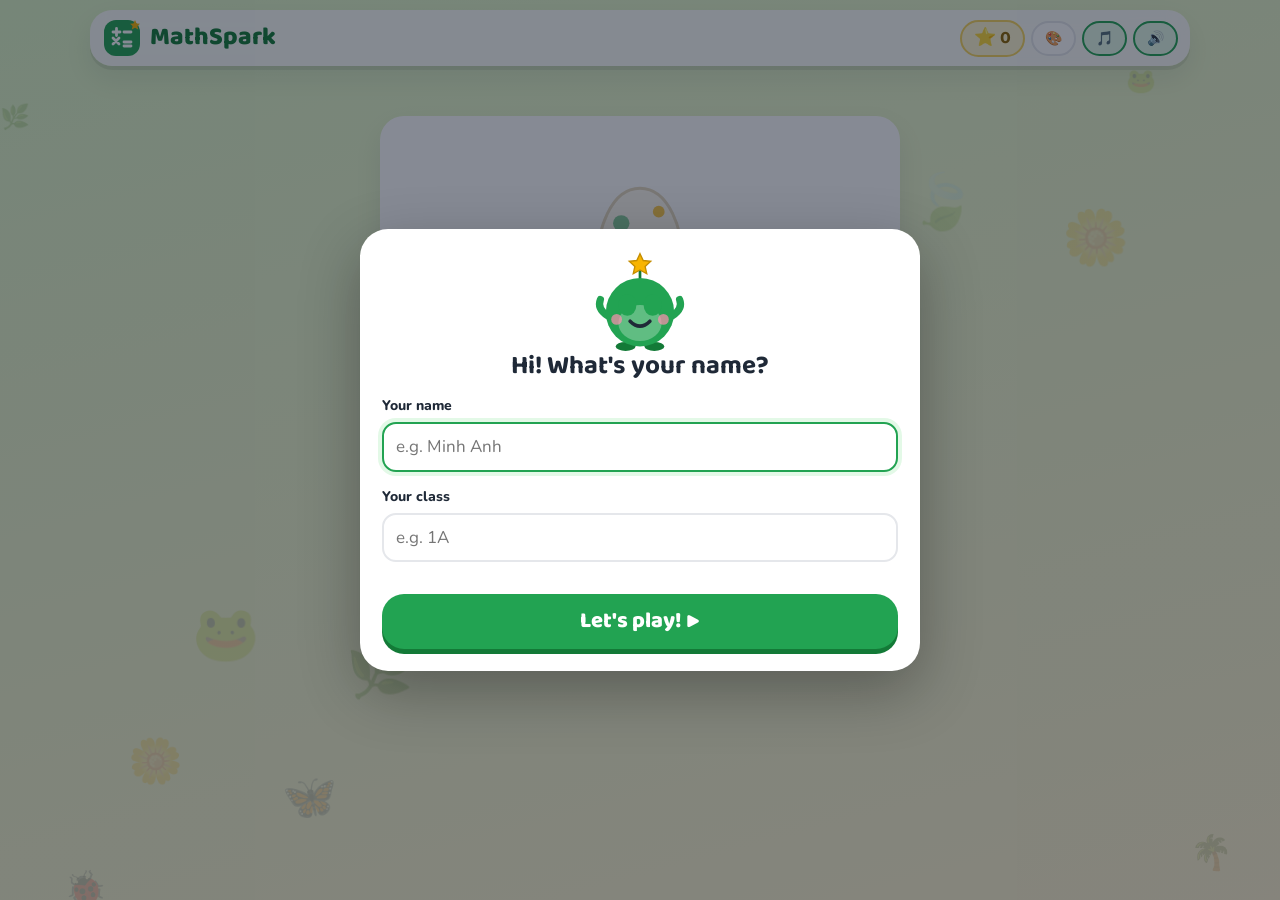
<file: index.html>
<!DOCTYPE html>
<html lang="en"><head><meta charset="utf-8"><meta name="viewport" content="width=device-width, initial-scale=1"><title>MathSpark · My math journey</title>
<link rel="preconnect" href="https://fonts.googleapis.com"><link rel="preconnect" href="https://fonts.gstatic.com" crossorigin>
<link href="https://fonts.googleapis.com/css2?family=Baloo+2:wght@500;600;700;800&family=Nunito:wght@400;600;700;800;900&display=swap" rel="stylesheet">
<link rel="stylesheet" href="app.css?v=6novD"></head>
<body data-theme="jungle">
<div id="app-root">
  <div id="deco"></div>
  <header class="top"><div class="top-in">
    <div class="brand">
      <svg class="logo" viewBox="0 0 40 40" aria-hidden="true"><rect x="2" y="2" width="36" height="36" rx="12" fill="var(--primary)"/><path d="M11 14h7M14.5 10.5v7M22 14h7M11 26l6-6M11 20l6 6M22 24h7M22 28h7" stroke="#fff" stroke-width="2.8" stroke-linecap="round"/><path d="M33 2l1.6 3.4 3.4.4-2.6 2.3.8 3.5-3.2-1.8-3.2 1.8.8-3.5-2.6-2.3 3.4-.4z" fill="var(--accent)"/></svg>
      <span>MathSpark</span>
    </div>
    <nav class="nav" id="nav">
      <button data-view="library" id="navPlay" class="on hidden">🏠<span class="nl"> Play</span></button>
      <button data-view="create" id="navCreate" class="hidden">✨<span class="nl"> Create</span></button>
      <button data-view="share" id="navShare" class="hidden">📤<span class="nl"> Share &amp; results</span></button>
    </nav>
    <span id="offlineBadge" class="offline-badge hidden">Offline copy</span>
    <div class="tools">
      <button class="pill hidden" id="whoBtn" title="Change name"></button>
      <span class="starcount" id="starCount" title="Stars you collected">⭐ <b>0</b></span>
      <button class="pill" id="themeBtn" title="Change theme">🎨</button>
            <button class="pill on" id="soundBtn" title="Sound" aria-label="Sound">🔊</button>
    </div>
  </div></header>
  <main id="main"></main>
  <div id="modal" class="hidden"></div>
  <div id="toast"></div>
  <canvas id="confetti"></canvas>
</div>
<script src="config.js"></script>
<script src="missions.js?v=6novD"></script>
<script src="app.js?v=6novD"></script>
</body></html>
</file>
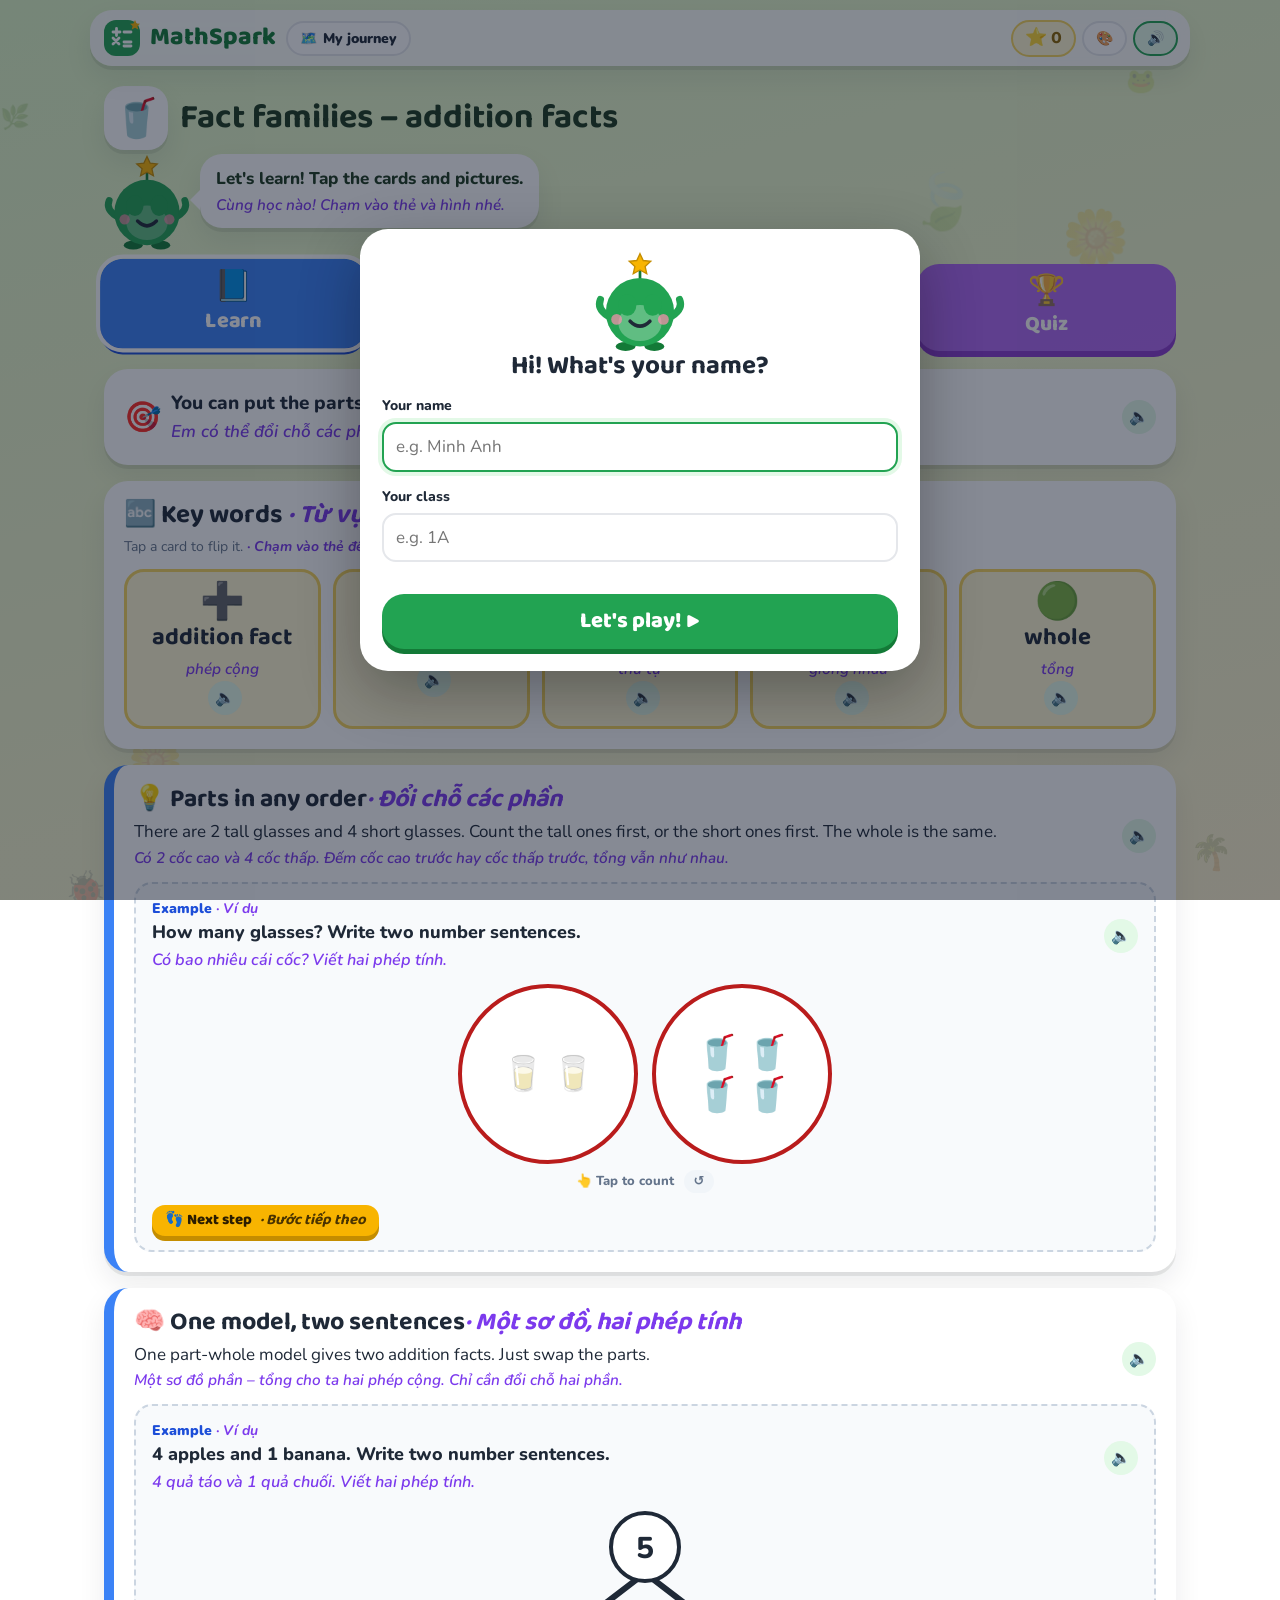
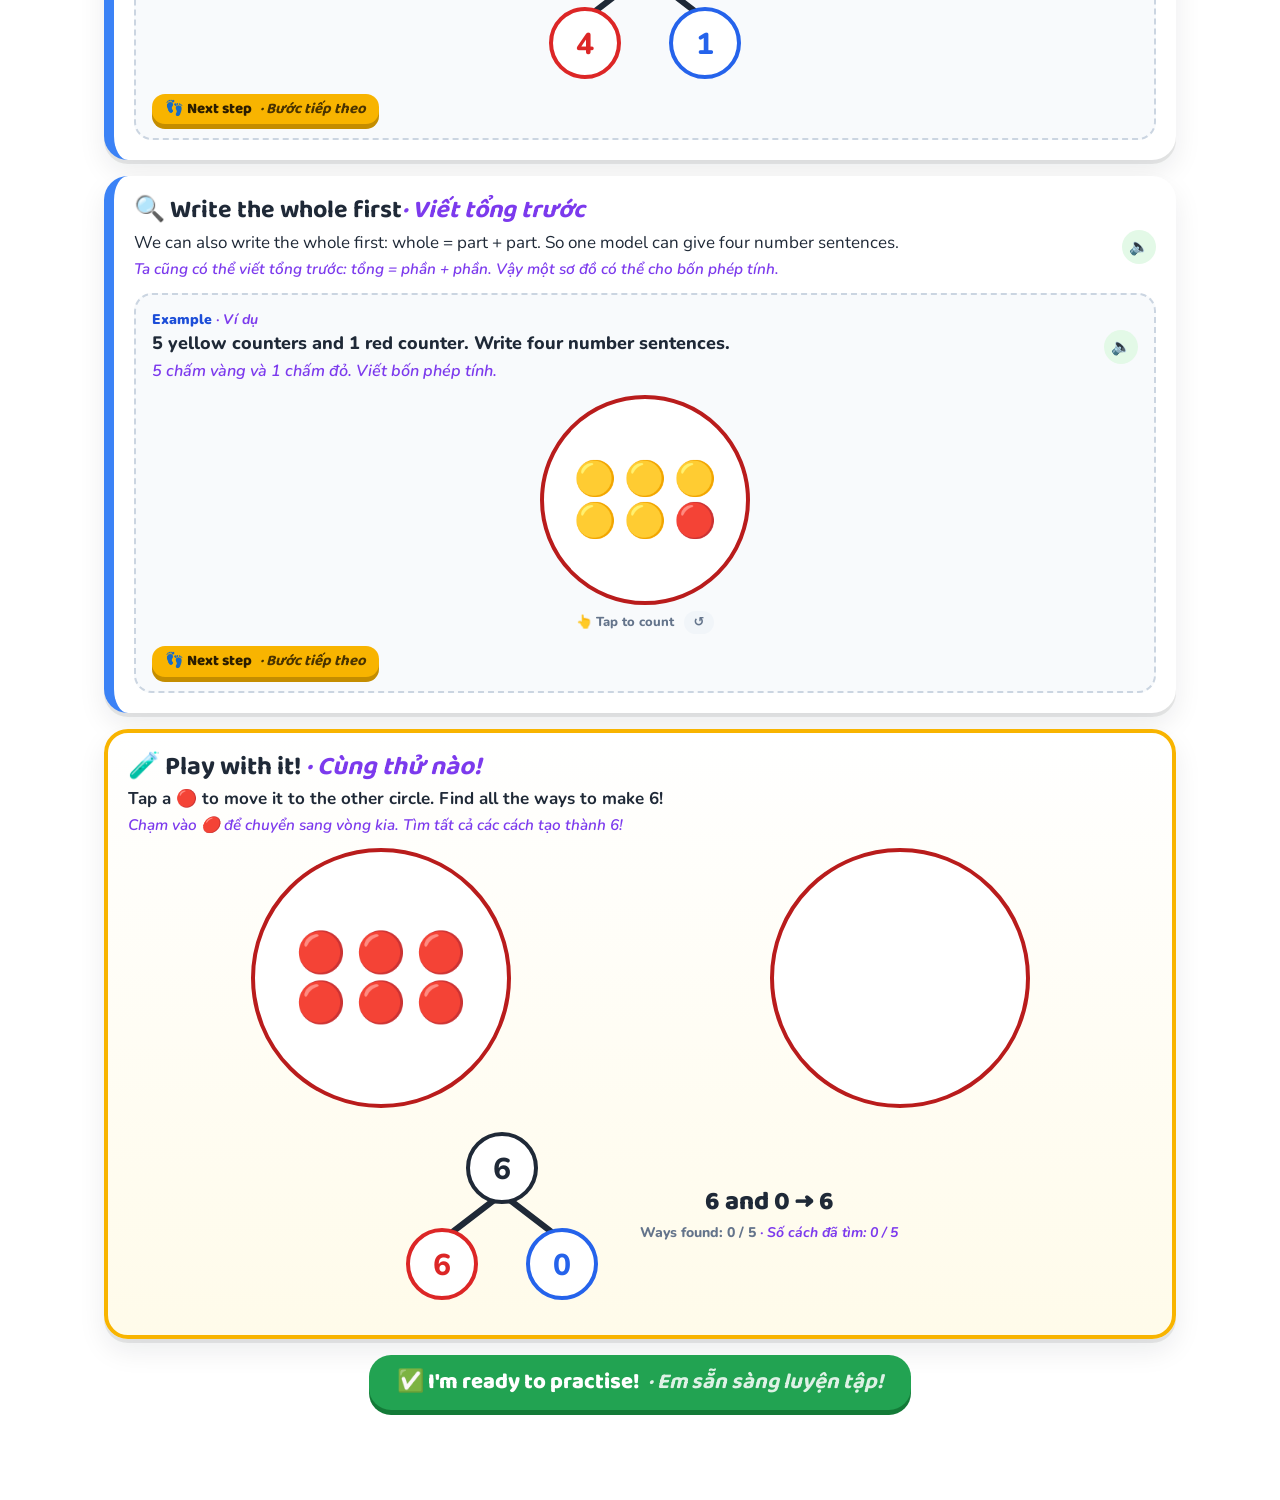
<file: fact-families/index.html>
<!DOCTYPE html>
<html lang="en"><head><meta charset="utf-8"><meta name="viewport" content="width=device-width, initial-scale=1"><title>Fact families – addition facts · MathSpark</title>
<link rel="preconnect" href="https://fonts.googleapis.com"><link rel="preconnect" href="https://fonts.gstatic.com" crossorigin>
<link href="https://fonts.googleapis.com/css2?family=Baloo+2:wght@500;600;700;800&family=Nunito:wght@400;600;700;800;900&display=swap" rel="stylesheet">
<link rel="stylesheet" href="../app.css"></head>
<body data-theme="jungle">
<div id="app-root">
  <div id="deco"></div>
  <header class="top"><div class="top-in">
    <div class="brand">
      <svg class="logo" viewBox="0 0 40 40" aria-hidden="true"><rect x="2" y="2" width="36" height="36" rx="12" fill="var(--primary)"/><path d="M11 14h7M14.5 10.5v7M22 14h7M11 26l6-6M11 20l6 6M22 24h7M22 28h7" stroke="#fff" stroke-width="2.8" stroke-linecap="round"/><path d="M33 2l1.6 3.4 3.4.4-2.6 2.3.8 3.5-3.2-1.8-3.2 1.8.8-3.5-2.6-2.3 3.4-.4z" fill="var(--accent)"/></svg>
      <span>MathSpark</span>
    </div>
    <nav class="nav" id="nav">
      <button data-view="library" id="navPlay" class="on hidden">🏠<span class="nl"> Play</span></button>
      <button data-view="create" id="navCreate" class="hidden">✨<span class="nl"> Create</span></button>
      <button data-view="share" id="navShare" class="hidden">📤<span class="nl"> Share &amp; results</span></button>
    </nav>
    <span id="offlineBadge" class="offline-badge hidden">Offline copy</span>
    <div class="tools">
      <button class="pill hidden" id="whoBtn" title="Change name"></button>
      <span class="starcount" id="starCount" title="Stars you collected">⭐ <b>0</b></span>
      <button class="pill" id="themeBtn" title="Change theme">🎨</button>
            <button class="pill on" id="soundBtn" title="Sound" aria-label="Sound">🔊</button>
    </div>
  </div></header>
  <main id="main"></main>
  <div id="modal" class="hidden"></div>
  <div id="toast"></div>
  <canvas id="confetti"></canvas>
</div>
<script src="../config.js"></script>
<script>window.__EMBED__={"id": "fact-families-u2l4", "data": {"title": "Fact families – addition facts", "title_vi": "Họ phép tính – phép cộng", "icon": "🥤", "topic": "Part-whole within 10", "grade": "Grade 1", "groupStyle": "circles", "summary": "You can put the parts in any order to find the whole.", "summary_vi": "Em có thể đổi chỗ các phần mà tổng vẫn không đổi.", "vocabulary": [{"term": "addition fact", "term_vi": "phép cộng", "emoji": "➕", "meaning": "A number sentence like 2 + 4 = 6.", "meaning_vi": "Một phép tính như 2 + 4 = 6."}, {"term": "fact family", "term_vi": "họ phép tính", "emoji": "👨‍👩‍👧", "meaning": "Number sentences that use the same three numbers.", "meaning_vi": "Các phép tính dùng cùng ba số."}, {"term": "order", "term_vi": "thứ tự", "emoji": "🔁", "meaning": "Which number comes first. 2 + 4 and 4 + 2 use a different order.", "meaning_vi": "Số nào đứng trước. 2 + 4 và 4 + 2 có thứ tự khác nhau."}, {"term": "the same", "term_vi": "giống nhau", "emoji": "🟰", "meaning": "Equal. 2 + 4 and 4 + 2 give the same whole.", "meaning_vi": "Bằng nhau. 2 + 4 và 4 + 2 cho cùng một tổng."}, {"term": "whole", "term_vi": "tổng", "emoji": "🟢", "meaning": "All the parts together.", "meaning_vi": "Tất cả các phần gộp lại."}], "concepts": [{"title": "Parts in any order", "title_vi": "Đổi chỗ các phần", "explain": "There are 2 tall glasses and 4 short glasses. Count the tall ones first, or the short ones first. The whole is the same.", "explain_vi": "Có 2 cốc cao và 4 cốc thấp. Đếm cốc cao trước hay cốc thấp trước, tổng vẫn như nhau.", "example": {"problem": "How many glasses? Write two number sentences.", "problem_vi": "Có bao nhiêu cái cốc? Viết hai phép tính.", "visual": {"type": "groups", "emoji": "🥛", "emojis": ["🥛", "🥤"], "groups": [2, 4], "style": "circles"}, "steps": [{"en": "Tall glasses: 2. 2 is a part.", "vi": "Cốc cao: 2. 2 là một phần."}, {"en": "Short glasses: 4. 4 is a part.", "vi": "Cốc thấp: 4. 4 là một phần."}, {"en": "All the glasses: 6. 6 is the whole.", "vi": "Tất cả các cốc: 6. 6 là tổng."}, {"en": "2 + 4 = 6", "vi": "2 + 4 = 6"}, {"en": "4 + 2 = 6 too!", "vi": "4 + 2 cũng bằng 6!"}], "answer": "2 + 4 = 6 and 4 + 2 = 6"}}, {"title": "One model, two sentences", "title_vi": "Một sơ đồ, hai phép tính", "explain": "One part-whole model gives two addition facts. Just swap the parts.", "explain_vi": "Một sơ đồ phần – tổng cho ta hai phép cộng. Chỉ cần đổi chỗ hai phần.", "example": {"problem": "4 apples and 1 banana. Write two number sentences.", "problem_vi": "4 quả táo và 1 quả chuối. Viết hai phép tính.", "visual": {"type": "partwhole", "whole": 5, "parts": [4, 1]}, "steps": [{"en": "The parts are 4 and 1. The whole is 5.", "vi": "Các phần là 4 và 1. Tổng là 5."}, {"en": "4 + 1 = 5", "vi": "4 + 1 = 5"}, {"en": "1 + 4 = 5", "vi": "1 + 4 = 5"}], "answer": "4 + 1 = 5 and 1 + 4 = 5"}}, {"title": "Write the whole first", "title_vi": "Viết tổng trước", "explain": "We can also write the whole first: whole = part + part. So one model can give four number sentences.", "explain_vi": "Ta cũng có thể viết tổng trước: tổng = phần + phần. Vậy một sơ đồ có thể cho bốn phép tính.", "example": {"problem": "5 yellow counters and 1 red counter. Write four number sentences.", "problem_vi": "5 chấm vàng và 1 chấm đỏ. Viết bốn phép tính.", "visual": {"type": "mixed", "items": [["🟡", 5], ["🔴", 1]]}, "steps": [{"en": "5 + 1 = 6", "vi": "5 + 1 = 6"}, {"en": "1 + 5 = 6", "vi": "1 + 5 = 6"}, {"en": "6 = 5 + 1", "vi": "6 = 5 + 1"}, {"en": "6 = 1 + 5", "vi": "6 = 1 + 5"}], "answer": "4 number sentences!"}}], "playground": {"kind": "split", "style": "circles", "total": 6, "emoji": "🔴"}, "practice": [{"level": 1, "type": "input", "question": "How many glasses in total?", "visual": {"type": "groups", "emoji": "🥛", "emojis": ["🥛", "🥤"], "groups": [2, 4], "style": "circles"}, "answers": ["6"], "hint": "Count the tall ones, then the short ones.", "solution": "2 + 4 = 6"}, {"level": 1, "type": "input", "question": "Complete: 4 + 2 = ?", "visual": {"type": "sentence", "items": [4, "+", 2, "=", null]}, "answers": ["6"], "hint": "Swap the parts. 2 + 4 = 6.", "solution": "4 + 2 = 6"}, {"level": 1, "type": "choice", "question": "2 + 4 = 6. Which is also true?", "choices": ["4 + 2 = 6", "4 + 2 = 8", "6 + 2 = 4"], "answers": ["4 + 2 = 6"], "hint": "Swap the parts.", "solution": "4 + 2 = 6. The parts can go in any order."}, {"level": 2, "type": "input", "question": "What is the whole?", "visual": {"type": "groups", "emoji": "🍏", "emojis": ["🍏", "🍌"], "groups": [4, 1], "style": "circles"}, "answers": ["5"], "hint": "Count all the fruit.", "solution": "4 + 1 = 5 and 1 + 4 = 5"}, {"level": 2, "type": "input", "question": "3 + 5 = 8. What is the missing number?", "visual": {"type": "sentence", "items": [5, "+", null, "=", 8]}, "answers": ["3"], "hint": "Swap the parts.", "solution": "5 + 3 = 8"}, {"level": 2, "type": "choice", "question": "Which number sentence has the whole first?", "choices": ["6 = 4 + 2", "4 + 2 = 6", "2 + 4 = 6"], "answers": ["6 = 4 + 2"], "hint": "The whole is the biggest number.", "solution": "6 = 4 + 2 starts with the whole."}, {"level": 2, "type": "input", "question": "What is the missing part?", "visual": {"type": "sentence", "items": [6, "=", 5, "+", null]}, "answers": ["1"], "hint": "5 and how many make 6?", "solution": "6 = 5 + 1"}, {"level": 3, "type": "input", "question": "What is the missing whole?", "visual": {"type": "sentence", "items": [null, "=", 2, "+", 5]}, "answers": ["7"], "hint": "Count on from 5.", "solution": "7 = 2 + 5"}, {"level": 3, "type": "choice", "question": "Which is NOT a number sentence for these counters?", "visual": {"type": "mixed", "items": [["🟡", 5], ["🔴", 1]]}, "choices": ["5 + 2 = 6", "5 + 1 = 6", "6 = 1 + 5"], "answers": ["5 + 2 = 6"], "hint": "Count each colour.", "solution": "There is only 1 red counter, so 5 + 2 = 6 is wrong."}, {"level": 3, "type": "input", "question": "3 + 4 = 7. So 4 + 3 = ?", "answers": ["7"], "hint": "The parts are in a different order.", "solution": "4 + 3 = 7"}], "games": {"circles": [{"total": 6, "emoji": "🥤", "frame": "sentence"}, {"total": 5, "emoji": "🍏", "frame": "whole-first"}, {"total": 8, "emoji": "🌸", "frame": "sentence"}, {"total": 6, "emoji": "🟡", "frame": "whole-first"}, {"total": 7, "emoji": "🔴", "frame": "sentence"}, {"total": 4, "emoji": "⭐", "frame": "whole-first"}], "model": [{"whole": null, "parts": [2, 4]}, {"whole": null, "parts": [4, 2]}, {"whole": 5, "parts": [null, 1]}, {"whole": 5, "parts": [1, null]}, {"whole": null, "parts": [3, 5]}, {"whole": 8, "parts": [5, null]}, {"whole": 6, "parts": [null, 5]}, {"whole": null, "parts": [2, 5]}, {"whole": 7, "parts": [null, 2]}, {"whole": null, "parts": [6, 3]}], "match": [{"left": "4 + 2", "right": "2 + 4"}, {"left": "5 + 1", "right": "1 + 5"}, {"left": "3 + 4", "right": "4 + 3"}, {"left": "6 + 2", "right": "2 + 6"}, {"left": "7 + 1", "right": "1 + 7"}, {"left": "3 + 2", "right": "2 + 3"}], "speed": [{"q": "4 + 2 = ?", "answers": ["6"]}, {"q": "2 + 4 = ?", "answers": ["6"]}, {"q": "1 + 5 = ?", "answers": ["6"]}, {"q": "5 + 1 = ?", "answers": ["6"]}, {"q": "3 + 4 = ?", "answers": ["7"]}, {"q": "4 + 3 = ?", "answers": ["7"]}, {"q": "6 = 4 + ?", "answers": ["2"]}, {"q": "6 = ? + 1", "answers": ["5"]}, {"q": "5 = 2 + ?", "answers": ["3"]}, {"q": "? = 3 + 5", "answers": ["8"]}, {"q": "? = 6 + 2", "answers": ["8"]}, {"q": "7 = 5 + ?", "answers": ["2"]}, {"q": "2 + 7 = ?", "answers": ["9"]}, {"q": "8 = 4 + ?", "answers": ["4"]}, {"q": "1 + 8 = ?", "answers": ["9"]}], "truefalse": [{"statement": "2 + 4 = 4 + 2", "answer": true, "why": "Both make 6. The order of the parts does not change the whole."}, {"statement": "6 = 4 + 2", "answer": true, "why": "We can write the whole first."}, {"statement": "5 + 1 = 1 + 4", "answer": false, "why": "5 + 1 = 6 but 1 + 4 = 5."}, {"statement": "3 + 5 = 5 + 3", "answer": true, "why": "Both make 8."}, {"statement": "Is this number sentence correct?", "answer": true, "why": "7 = 2 + 5.", "visual": {"type": "sentence", "items": [7, "=", 2, "+", 5]}}, {"statement": "Is this number sentence correct?", "answer": false, "why": "4 + 3 = 7, not 8.", "visual": {"type": "sentence", "items": [4, "+", 3, "=", 8]}}, {"statement": "One part-whole model can give 4 number sentences.", "answer": true, "why": "For example 5 + 1 = 6, 1 + 5 = 6, 6 = 5 + 1, 6 = 1 + 5."}, {"statement": "If we swap the parts, the whole changes.", "answer": false, "why": "The whole stays the same."}]}, "quiz": [{"question": "How many glasses?", "choices": ["4", "2", "6", "8"], "answer": 2, "explain": "2 + 4 = 6", "visual": {"type": "groups", "emoji": "🥛", "emojis": ["🥛", "🥤"], "groups": [2, 4], "style": "circles"}}, {"question": "2 + 4 = 6. Which is also true?", "choices": ["4 + 2 = 6", "4 + 2 = 8", "2 + 6 = 4", "6 + 4 = 2"], "answer": 0, "explain": "Swap the parts. The whole stays 6."}, {"question": "Which number sentence matches the model?", "choices": ["4 + 1 = 6", "1 + 4 = 5", "5 + 1 = 4", "5 + 4 = 1"], "answer": 1, "explain": "1 and 4 make 5.", "visual": {"type": "partwhole", "whole": 5, "parts": [4, 1]}}, {"question": "What is the missing number?", "choices": ["2", "4", "5", "6"], "answer": 2, "explain": "6 = 1 + 5", "visual": {"type": "sentence", "items": [6, "=", 1, "+", null]}}, {"question": "Which number sentence has the whole first?", "choices": ["3 + 4 = 7", "4 + 3 = 7", "7 = 3 + 4", "3 + 7 = 4"], "answer": 2, "explain": "The whole, 7, comes first."}, {"question": "Which is NOT a number sentence for these counters?", "choices": ["5 + 1 = 6", "1 + 5 = 6", "6 = 5 + 1", "6 + 1 = 5"], "answer": 3, "explain": "The whole is 6, so 6 + 1 = 5 is wrong.", "visual": {"type": "mixed", "items": [["🟡", 5], ["🔴", 1]]}}, {"question": "3 + 5 = 8. So 5 + 3 = ?", "choices": ["2", "8", "5", "3"], "answer": 1, "explain": "Same parts, same whole: 8."}, {"question": "What is the missing whole?", "choices": ["9", "7", "8", "6"], "answer": 0, "explain": "9 = 6 + 3", "visual": {"type": "sentence", "items": [null, "=", 6, "+", 3]}}]}, "formUrl": ""};</script>
<script src="../app.js"></script>
</body></html>
</file>
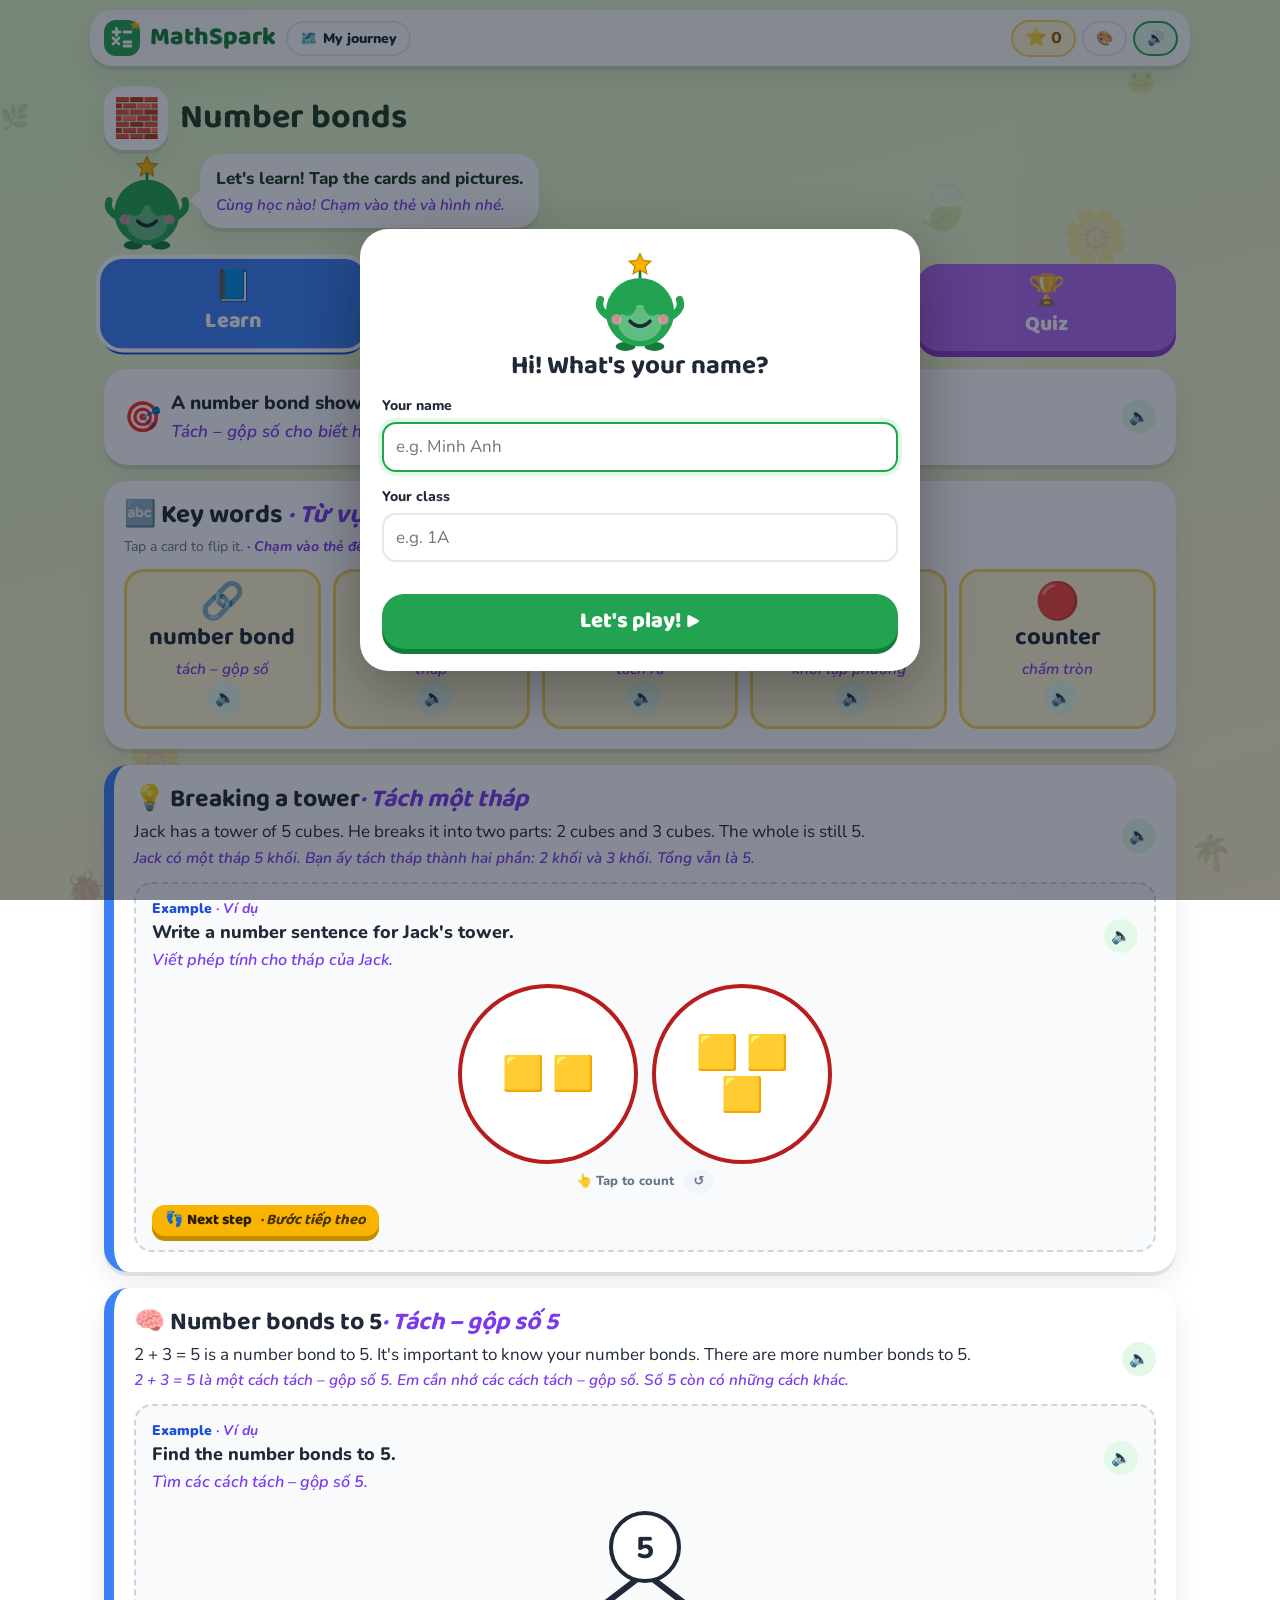
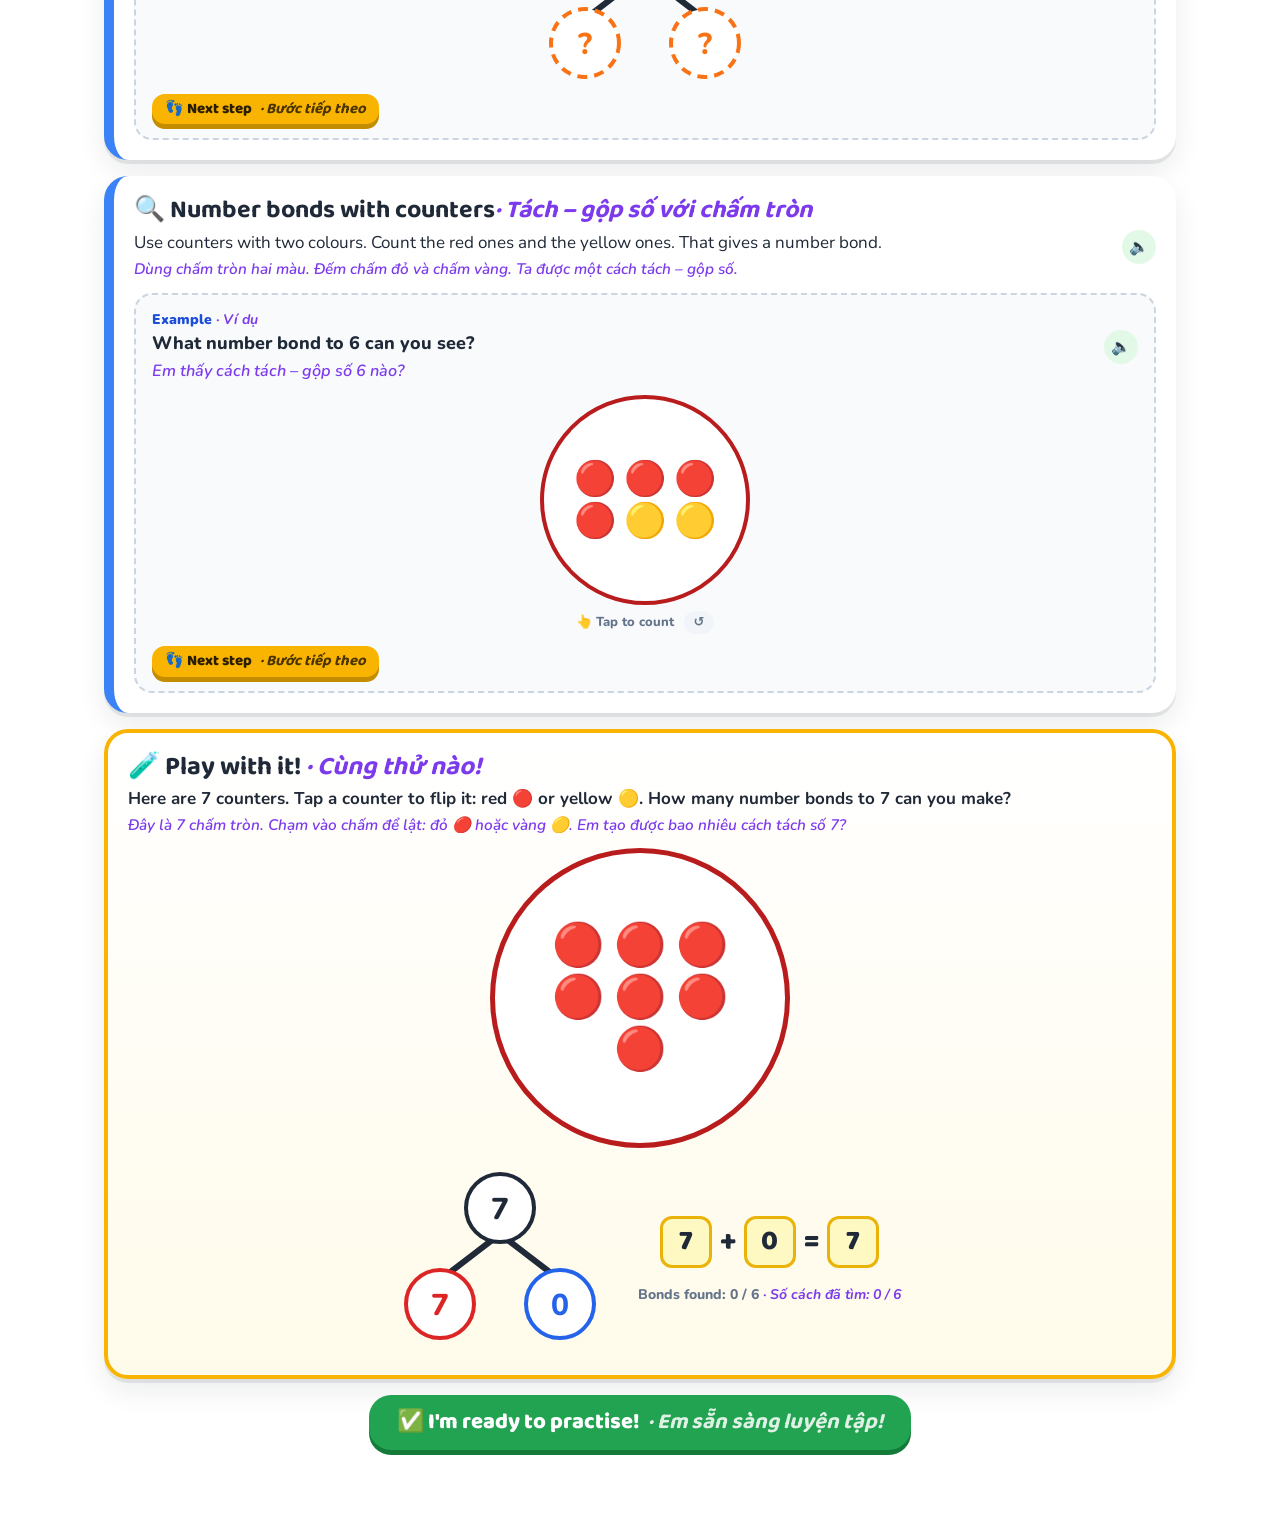
<file: number-bonds/index.html>
<!DOCTYPE html>
<html lang="en"><head><meta charset="utf-8"><meta name="viewport" content="width=device-width, initial-scale=1"><title>Number bonds · MathSpark</title>
<link rel="preconnect" href="https://fonts.googleapis.com"><link rel="preconnect" href="https://fonts.gstatic.com" crossorigin>
<link href="https://fonts.googleapis.com/css2?family=Baloo+2:wght@500;600;700;800&family=Nunito:wght@400;600;700;800;900&display=swap" rel="stylesheet">
<link rel="stylesheet" href="../app.css"></head>
<body data-theme="jungle">
<div id="app-root">
  <div id="deco"></div>
  <header class="top"><div class="top-in">
    <div class="brand">
      <svg class="logo" viewBox="0 0 40 40" aria-hidden="true"><rect x="2" y="2" width="36" height="36" rx="12" fill="var(--primary)"/><path d="M11 14h7M14.5 10.5v7M22 14h7M11 26l6-6M11 20l6 6M22 24h7M22 28h7" stroke="#fff" stroke-width="2.8" stroke-linecap="round"/><path d="M33 2l1.6 3.4 3.4.4-2.6 2.3.8 3.5-3.2-1.8-3.2 1.8.8-3.5-2.6-2.3 3.4-.4z" fill="var(--accent)"/></svg>
      <span>MathSpark</span>
    </div>
    <nav class="nav" id="nav">
      <button data-view="library" id="navPlay" class="on hidden">🏠<span class="nl"> Play</span></button>
      <button data-view="create" id="navCreate" class="hidden">✨<span class="nl"> Create</span></button>
      <button data-view="share" id="navShare" class="hidden">📤<span class="nl"> Share &amp; results</span></button>
    </nav>
    <span id="offlineBadge" class="offline-badge hidden">Offline copy</span>
    <div class="tools">
      <button class="pill hidden" id="whoBtn" title="Change name"></button>
      <span class="starcount" id="starCount" title="Stars you collected">⭐ <b>0</b></span>
      <button class="pill" id="themeBtn" title="Change theme">🎨</button>
            <button class="pill on" id="soundBtn" title="Sound" aria-label="Sound">🔊</button>
    </div>
  </div></header>
  <main id="main"></main>
  <div id="modal" class="hidden"></div>
  <div id="toast"></div>
  <canvas id="confetti"></canvas>
</div>
<script src="../config.js"></script>
<script>window.__EMBED__={"id": "number-bonds-u2l5", "data": {"title": "Number bonds", "title_vi": "Tách – gộp số", "icon": "🧱", "topic": "Part-whole within 10", "grade": "Grade 1", "groupStyle": "circles", "summary": "A number bond shows two parts that make a whole, like 2 + 3 = 5.", "summary_vi": "Tách – gộp số cho biết hai phần tạo thành một tổng, ví dụ 2 + 3 = 5.", "vocabulary": [{"term": "number bond", "term_vi": "tách – gộp số", "emoji": "🔗", "meaning": "Two parts that make a whole, like 2 + 3 = 5.", "meaning_vi": "Hai phần tạo thành một tổng, ví dụ 2 + 3 = 5."}, {"term": "tower", "term_vi": "tháp", "emoji": "🧱", "meaning": "Cubes stacked on top of each other.", "meaning_vi": "Các khối xếp chồng lên nhau."}, {"term": "break", "term_vi": "tách ra", "emoji": "✂️", "meaning": "To split something into parts.", "meaning_vi": "Chia một thứ thành các phần."}, {"term": "cube", "term_vi": "khối lập phương", "emoji": "🟨", "meaning": "A block with 6 square faces.", "meaning_vi": "Khối có 6 mặt hình vuông."}, {"term": "counter", "term_vi": "chấm tròn", "emoji": "🔴", "meaning": "A small round disc we use for counting. Some are red on one side and yellow on the other.", "meaning_vi": "Đồ vật tròn nhỏ dùng để đếm. Có loại một mặt đỏ, một mặt vàng."}], "concepts": [{"title": "Breaking a tower", "title_vi": "Tách một tháp", "explain": "Jack has a tower of 5 cubes. He breaks it into two parts: 2 cubes and 3 cubes. The whole is still 5.", "explain_vi": "Jack có một tháp 5 khối. Bạn ấy tách tháp thành hai phần: 2 khối và 3 khối. Tổng vẫn là 5.", "example": {"problem": "Write a number sentence for Jack's tower.", "problem_vi": "Viết phép tính cho tháp của Jack.", "visual": {"type": "groups", "emoji": "🟨", "groups": [2, 3], "style": "circles"}, "steps": [{"en": "The tower had 5 cubes. 5 is the whole.", "vi": "Tháp có 5 khối. 5 là tổng."}, {"en": "Jack broke it into 2 and 3. These are the parts.", "vi": "Jack tách thành 2 và 3. Đó là các phần."}, {"en": "2 + 3 = 5", "vi": "2 + 3 = 5"}, {"en": "We can also write 5 = 2 + 3.", "vi": "Ta cũng có thể viết 5 = 2 + 3."}], "answer": "2 + 3 = 5 or 5 = 2 + 3"}}, {"title": "Number bonds to 5", "title_vi": "Tách – gộp số 5", "explain": "2 + 3 = 5 is a number bond to 5. It's important to know your number bonds. There are more number bonds to 5.", "explain_vi": "2 + 3 = 5 là một cách tách – gộp số 5. Em cần nhớ các cách tách – gộp số. Số 5 còn có những cách khác.", "example": {"problem": "Find the number bonds to 5.", "problem_vi": "Tìm các cách tách – gộp số 5.", "visual": {"type": "partwhole", "whole": 5, "parts": [null, null]}, "steps": [{"en": "4 + 1 = 5", "vi": "4 + 1 = 5"}, {"en": "3 + 2 = 5", "vi": "3 + 2 = 5"}, {"en": "2 + 3 = 5", "vi": "2 + 3 = 5"}, {"en": "1 + 4 = 5", "vi": "1 + 4 = 5"}], "answer": "4 + 1, 3 + 2, 2 + 3, 1 + 4"}}, {"title": "Number bonds with counters", "title_vi": "Tách – gộp số với chấm tròn", "explain": "Use counters with two colours. Count the red ones and the yellow ones. That gives a number bond.", "explain_vi": "Dùng chấm tròn hai màu. Đếm chấm đỏ và chấm vàng. Ta được một cách tách – gộp số.", "example": {"problem": "What number bond to 6 can you see?", "problem_vi": "Em thấy cách tách – gộp số 6 nào?", "visual": {"type": "mixed", "items": [["🔴", 4], ["🟡", 2]]}, "steps": [{"en": "Red counters: 4.", "vi": "Chấm đỏ: 4."}, {"en": "Yellow counters: 2.", "vi": "Chấm vàng: 2."}, {"en": "4 + 2 = 6", "vi": "4 + 2 = 6"}, {"en": "6 = 4 + 2", "vi": "6 = 4 + 2"}], "answer": "4 + 2 = 6"}}], "playground": {"kind": "flip", "total": 7}, "practice": [{"level": 1, "type": "input", "question": "Jack broke his tower into 4 and 1. 4 + 1 = ?", "visual": {"type": "groups", "emoji": "🟨", "groups": [4, 1], "style": "circles"}, "answers": ["5"], "hint": "Count all the cubes.", "solution": "4 + 1 = 5"}, {"level": 1, "type": "input", "question": "Complete the number bond to 5.", "visual": {"type": "sentence", "items": [3, "+", null, "=", 5]}, "answers": ["2"], "hint": "3 and how many make 5?", "solution": "3 + 2 = 5"}, {"level": 1, "type": "choice", "question": "What number bond to 6 can you see?", "visual": {"type": "mixed", "items": [["🔴", 3], ["🟡", 3]]}, "choices": ["3 + 3 = 6", "4 + 2 = 6", "3 + 2 = 5"], "answers": ["3 + 3 = 6"], "hint": "Count red, then yellow.", "solution": "3 red + 3 yellow = 6"}, {"level": 2, "type": "choice", "question": "What number bond to 6 can you see?", "visual": {"type": "mixed", "items": [["🔴", 4], ["🟡", 2]]}, "choices": ["4 + 2 = 6", "3 + 3 = 6", "4 + 3 = 7"], "answers": ["4 + 2 = 6"], "hint": "Count red, then yellow.", "solution": "4 red + 2 yellow = 6"}, {"level": 2, "type": "input", "question": "What is the missing number?", "visual": {"type": "sentence", "items": [5, "=", 4, "+", null]}, "answers": ["1"], "hint": "4 and how many make 5?", "solution": "5 = 4 + 1"}, {"level": 2, "type": "input", "question": "Number bond to 7: 5 and ?", "visual": {"type": "partwhole", "whole": 7, "parts": [5, null]}, "answers": ["2"], "hint": "Count on from 5 to 7.", "solution": "5 + 2 = 7"}, {"level": 2, "type": "choice", "question": "Which is a number bond to 7?", "choices": ["4 + 3", "4 + 4", "5 + 3"], "answers": ["4 + 3"], "hint": "Which two numbers make 7?", "solution": "4 + 3 = 7"}, {"level": 3, "type": "input", "question": "What is the missing number?", "visual": {"type": "sentence", "items": [null, "+", 6, "=", 7]}, "answers": ["1"], "hint": "What and 6 make 7?", "solution": "1 + 6 = 7"}, {"level": 3, "type": "input", "question": "How many number bonds to 5 are there? (Both parts bigger than 0.)", "visual": {"type": "partwhole", "whole": 5, "parts": [null, null]}, "answers": ["4"], "hint": "4 + 1, 3 + 2 …", "solution": "4 + 1, 3 + 2, 2 + 3, 1 + 4. There are 4."}, {"level": 3, "type": "choice", "question": "Which is NOT a number bond to 6?", "choices": ["2 + 4", "5 + 1", "3 + 4"], "answers": ["3 + 4"], "hint": "Add each pair.", "solution": "3 + 4 = 7, not 6."}], "games": {"circles": [{"total": 5, "emoji": "🟨", "frame": "whole-first"}, {"total": 6, "emoji": "🔴", "frame": "sentence"}, {"total": 7, "emoji": "🟡", "frame": "whole-first"}, {"total": 5, "emoji": "🔴", "frame": "sentence"}, {"total": 7, "emoji": "🟨", "frame": "sentence"}, {"total": 6, "emoji": "🟡", "frame": "whole-first"}], "model": [{"whole": 5, "parts": [4, null]}, {"whole": 5, "parts": [null, 2]}, {"whole": 6, "parts": [3, null]}, {"whole": 6, "parts": [null, 1]}, {"whole": 7, "parts": [4, null]}, {"whole": 7, "parts": [null, 6]}, {"whole": null, "parts": [2, 3]}, {"whole": 6, "parts": [2, null]}, {"whole": 7, "parts": [null, 2]}, {"whole": null, "parts": [3, 4]}], "match": [{"left": "Bond to 5: 4 and ?", "right": "1", "visual": {"type": "partwhole", "whole": 5, "parts": [4, null]}}, {"left": "Bond to 6: 4 and ?", "right": "2", "visual": {"type": "partwhole", "whole": 6, "parts": [4, null]}}, {"left": "Bond to 7: 4 and ?", "right": "3", "visual": {"type": "partwhole", "whole": 7, "parts": [4, null]}}, {"left": "Bond to 5: 1 and ?", "right": "4", "visual": {"type": "partwhole", "whole": 5, "parts": [1, null]}}, {"left": "Bond to 7: 2 and ?", "right": "5", "visual": {"type": "partwhole", "whole": 7, "parts": [2, null]}}, {"left": "Bond to 7: 1 and ?", "right": "6", "visual": {"type": "partwhole", "whole": 7, "parts": [1, null]}}], "speed": [{"q": "4 + ? = 5", "answers": ["1"]}, {"q": "3 + ? = 5", "answers": ["2"]}, {"q": "2 + ? = 5", "answers": ["3"]}, {"q": "1 + ? = 5", "answers": ["4"]}, {"q": "5 + ? = 6", "answers": ["1"]}, {"q": "4 + ? = 6", "answers": ["2"]}, {"q": "3 + ? = 6", "answers": ["3"]}, {"q": "2 + ? = 6", "answers": ["4"]}, {"q": "6 + ? = 7", "answers": ["1"]}, {"q": "5 + ? = 7", "answers": ["2"]}, {"q": "4 + ? = 7", "answers": ["3"]}, {"q": "3 + ? = 7", "answers": ["4"]}, {"q": "2 + ? = 7", "answers": ["5"]}, {"q": "1 + ? = 7", "answers": ["6"]}, {"q": "1 + ? = 6", "answers": ["5"]}], "truefalse": [{"statement": "2 + 3 = 5 is a number bond to 5.", "answer": true, "why": "2 and 3 make 5."}, {"statement": "4 + 2 is a number bond to 5.", "answer": false, "why": "4 + 2 = 6."}, {"statement": "Is this a number bond to 7?", "answer": true, "why": "4 + 3 = 7.", "visual": {"type": "sentence", "items": [4, "+", 3, "=", 7]}}, {"statement": "What you see: 3 red + 3 yellow = 6.", "answer": true, "why": "3 and 3 make 6.", "visual": {"type": "mixed", "items": [["🔴", 3], ["🟡", 3]]}}, {"statement": "What you see: 5 red + 1 yellow = 6.", "answer": false, "why": "There are 4 red and 2 yellow: 4 + 2 = 6.", "visual": {"type": "mixed", "items": [["🔴", 4], ["🟡", 2]]}}, {"statement": "5 = 2 + 3", "answer": true, "why": "We can write the whole first."}, {"statement": "Is this model correct?", "answer": false, "why": "5 and 3 make 8, not 7.", "visual": {"type": "partwhole", "whole": 7, "parts": [5, 3]}}, {"statement": "6 + 1 is a number bond to 7.", "answer": true, "why": "6 and 1 make 7."}]}, "quiz": [{"question": "Jack broke his tower of 5 into 2 and ?", "choices": ["3", "2", "5", "4"], "answer": 0, "explain": "2 + 3 = 5", "visual": {"type": "partwhole", "whole": 5, "parts": [2, null]}}, {"question": "What number bond to 6 do you see?", "choices": ["4 + 2 = 6", "3 + 3 = 6", "5 + 1 = 6", "2 + 2 = 4"], "answer": 1, "explain": "3 red + 3 yellow = 6", "visual": {"type": "mixed", "items": [["🔴", 3], ["🟡", 3]]}}, {"question": "What is the missing number?", "choices": ["1", "2", "4", "3"], "answer": 2, "explain": "1 + 4 = 5", "visual": {"type": "sentence", "items": [1, "+", null, "=", 5]}}, {"question": "Which is a number bond to 7?", "choices": ["3 + 3", "4 + 4", "2 + 4", "5 + 2"], "answer": 3, "explain": "5 + 2 = 7"}, {"question": "What is the missing part?", "choices": ["2", "3", "4", "6"], "answer": 0, "explain": "5 + 2 = 7", "visual": {"type": "partwhole", "whole": 7, "parts": [5, null]}}, {"question": "Which is NOT a number bond to 6?", "choices": ["2 + 4", "3 + 4", "5 + 1", "3 + 3"], "answer": 1, "explain": "3 + 4 = 7, not 6."}, {"question": "What is the missing number?", "choices": ["6", "5", "7", "1"], "answer": 2, "explain": "7 = 6 + 1", "visual": {"type": "sentence", "items": [null, "=", 6, "+", 1]}}, {"question": "How many number bonds to 5 are there? (Both parts bigger than 0.)", "choices": ["2", "3", "5", "4"], "answer": 3, "explain": "4 + 1, 3 + 2, 2 + 3, 1 + 4"}]}, "formUrl": ""};</script>
<script src="../app.js"></script>
</body></html>
</file>
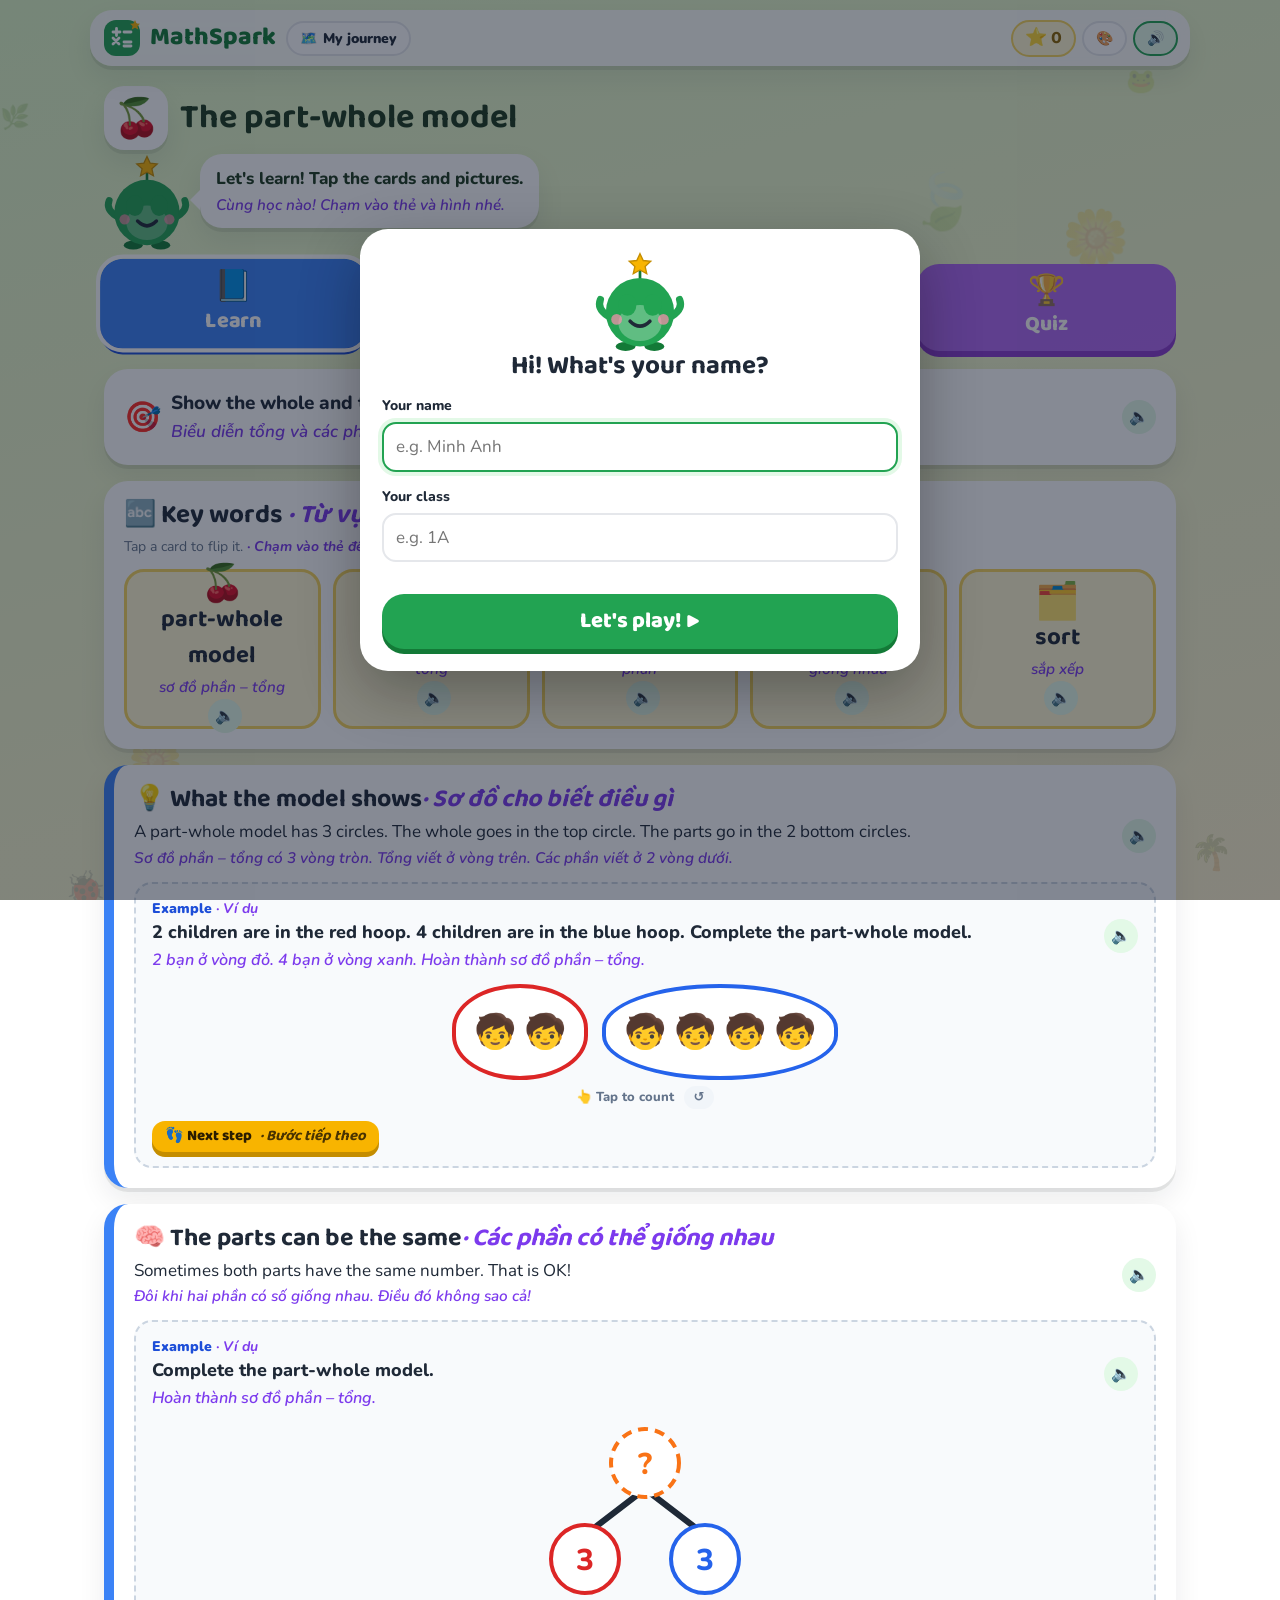
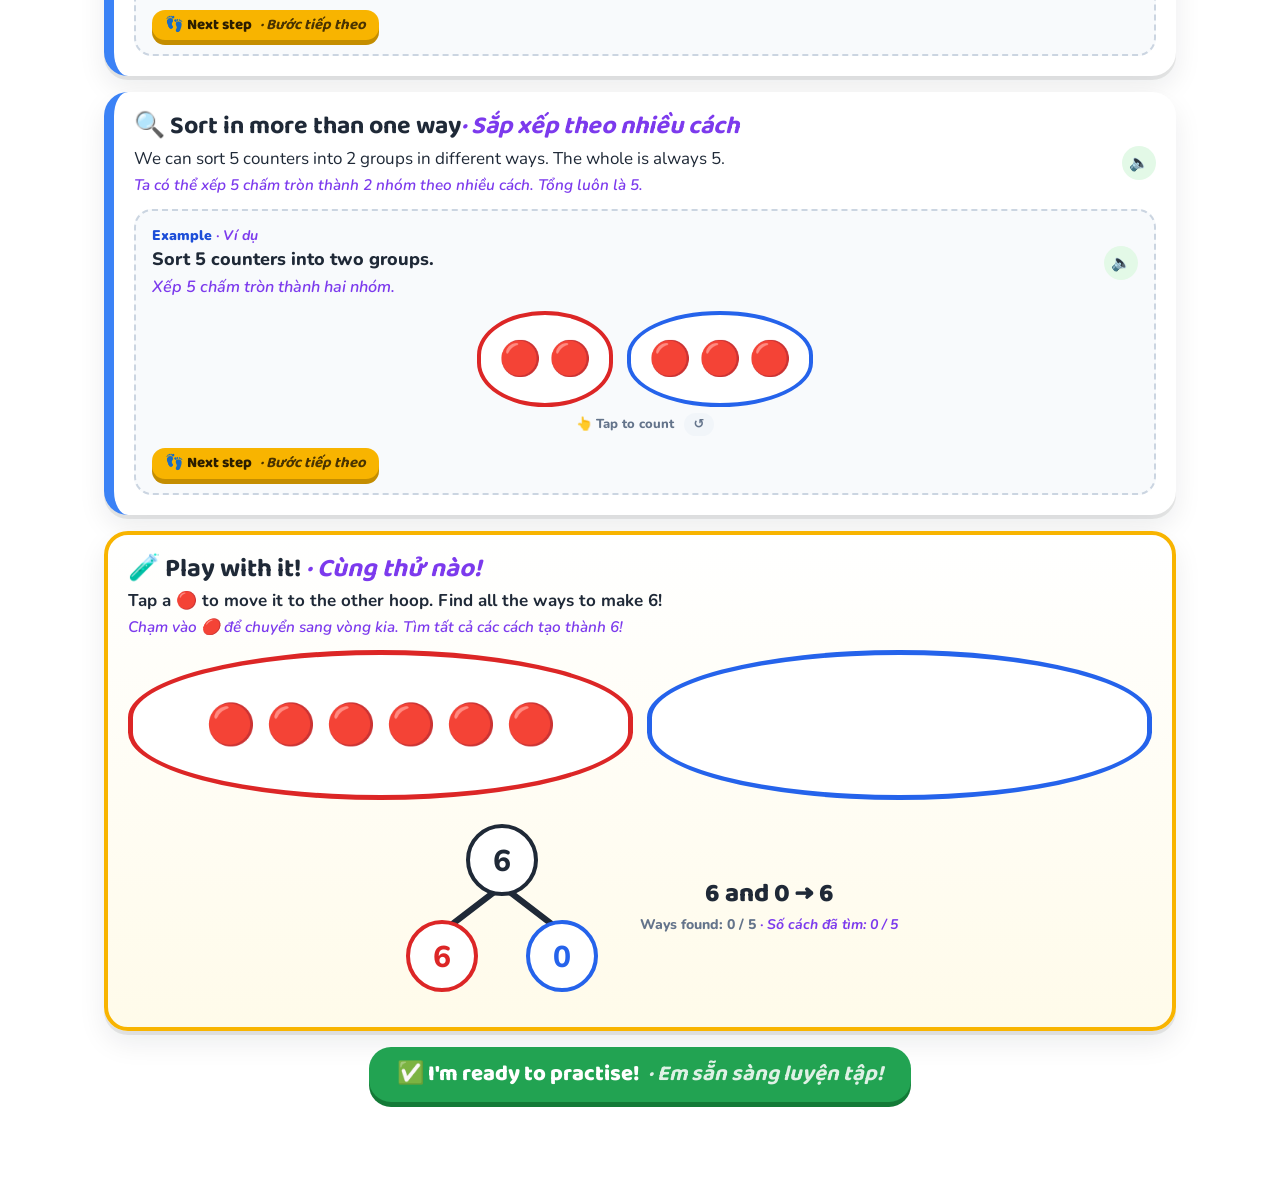
<file: part-whole-model/index.html>
<!DOCTYPE html>
<html lang="en"><head><meta charset="utf-8"><meta name="viewport" content="width=device-width, initial-scale=1"><title>The part-whole model · MathSpark</title>
<link rel="preconnect" href="https://fonts.googleapis.com"><link rel="preconnect" href="https://fonts.gstatic.com" crossorigin>
<link href="https://fonts.googleapis.com/css2?family=Baloo+2:wght@500;600;700;800&family=Nunito:wght@400;600;700;800;900&display=swap" rel="stylesheet">
<link rel="stylesheet" href="../app.css"></head>
<body data-theme="jungle">
<div id="app-root">
  <div id="deco"></div>
  <header class="top"><div class="top-in">
    <div class="brand">
      <svg class="logo" viewBox="0 0 40 40" aria-hidden="true"><rect x="2" y="2" width="36" height="36" rx="12" fill="var(--primary)"/><path d="M11 14h7M14.5 10.5v7M22 14h7M11 26l6-6M11 20l6 6M22 24h7M22 28h7" stroke="#fff" stroke-width="2.8" stroke-linecap="round"/><path d="M33 2l1.6 3.4 3.4.4-2.6 2.3.8 3.5-3.2-1.8-3.2 1.8.8-3.5-2.6-2.3 3.4-.4z" fill="var(--accent)"/></svg>
      <span>MathSpark</span>
    </div>
    <nav class="nav" id="nav">
      <button data-view="library" id="navPlay" class="on hidden">🏠<span class="nl"> Play</span></button>
      <button data-view="create" id="navCreate" class="hidden">✨<span class="nl"> Create</span></button>
      <button data-view="share" id="navShare" class="hidden">📤<span class="nl"> Share &amp; results</span></button>
    </nav>
    <span id="offlineBadge" class="offline-badge hidden">Offline copy</span>
    <div class="tools">
      <button class="pill hidden" id="whoBtn" title="Change name"></button>
      <span class="starcount" id="starCount" title="Stars you collected">⭐ <b>0</b></span>
      <button class="pill" id="themeBtn" title="Change theme">🎨</button>
            <button class="pill on" id="soundBtn" title="Sound" aria-label="Sound">🔊</button>
    </div>
  </div></header>
  <main id="main"></main>
  <div id="modal" class="hidden"></div>
  <div id="toast"></div>
  <canvas id="confetti"></canvas>
</div>
<script src="../config.js"></script>
<script>window.__EMBED__={"id": "u2-lesson2-part-whole-model", "data": {"title": "The part-whole model", "title_vi": "Sơ đồ phần – tổng", "icon": "🍒", "topic": "Part-whole within 10", "grade": "Grade 1", "summary": "Show the whole and the parts in a part-whole model.", "summary_vi": "Biểu diễn tổng và các phần bằng sơ đồ phần – tổng.", "vocabulary": [{"term": "part-whole model", "term_vi": "sơ đồ phần – tổng", "emoji": "🍒", "meaning": "3 circles. The top circle is the whole. The 2 bottom circles are the parts.", "meaning_vi": "3 vòng tròn. Vòng trên là tổng. 2 vòng dưới là các phần."}, {"term": "whole", "term_vi": "tổng", "emoji": "⬆️", "meaning": "All the things together. It goes in the top circle.", "meaning_vi": "Tất cả gộp lại. Viết ở vòng trên."}, {"term": "part", "term_vi": "phần", "emoji": "⬇️", "meaning": "One group. It goes in a bottom circle.", "meaning_vi": "Một nhóm. Viết ở vòng dưới."}, {"term": "same", "term_vi": "giống nhau", "emoji": "🟰", "meaning": "Two parts can have the same number.", "meaning_vi": "Hai phần có thể có số giống nhau."}, {"term": "sort", "term_vi": "sắp xếp", "emoji": "🗂️", "meaning": "Put things into groups.", "meaning_vi": "Xếp đồ vật vào các nhóm."}], "concepts": [{"title": "What the model shows", "title_vi": "Sơ đồ cho biết điều gì", "explain": "A part-whole model has 3 circles. The whole goes in the top circle. The parts go in the 2 bottom circles.", "explain_vi": "Sơ đồ phần – tổng có 3 vòng tròn. Tổng viết ở vòng trên. Các phần viết ở 2 vòng dưới.", "example": {"problem": "2 children are in the red hoop. 4 children are in the blue hoop. Complete the part-whole model.", "problem_vi": "2 bạn ở vòng đỏ. 4 bạn ở vòng xanh. Hoàn thành sơ đồ phần – tổng.", "visual": {"type": "groups", "emoji": "🧒", "groups": [2, 4]}, "steps": [{"en": "Count the red hoop: 2. 2 is a part.", "vi": "Đếm vòng đỏ: 2. 2 là một phần."}, {"en": "Count the blue hoop: 4. 4 is a part.", "vi": "Đếm vòng xanh: 4. 4 là một phần."}, {"en": "Count all the children: 6. 6 is the whole.", "vi": "Đếm tất cả các bạn: 6. 6 là tổng."}, {"en": "Write 6 at the top. Write 2 and 4 at the bottom.", "vi": "Viết 6 ở trên. Viết 2 và 4 ở dưới."}], "answer": "Whole 6 · parts 2 and 4"}}, {"title": "The parts can be the same", "title_vi": "Các phần có thể giống nhau", "explain": "Sometimes both parts have the same number. That is OK!", "explain_vi": "Đôi khi hai phần có số giống nhau. Điều đó không sao cả!", "example": {"problem": "Complete the part-whole model.", "problem_vi": "Hoàn thành sơ đồ phần – tổng.", "visual": {"type": "partwhole", "whole": null, "parts": [3, 3]}, "steps": [{"en": "One part is 3.", "vi": "Một phần là 3."}, {"en": "The other part is 3. The parts are the same.", "vi": "Phần kia là 3. Hai phần giống nhau."}, {"en": "3 and 3 make 6. The whole is 6.", "vi": "3 và 3 gộp lại là 6. Tổng là 6."}], "answer": "Whole 6"}}, {"title": "Sort in more than one way", "title_vi": "Sắp xếp theo nhiều cách", "explain": "We can sort 5 counters into 2 groups in different ways. The whole is always 5.", "explain_vi": "Ta có thể xếp 5 chấm tròn thành 2 nhóm theo nhiều cách. Tổng luôn là 5.", "example": {"problem": "Sort 5 counters into two groups.", "problem_vi": "Xếp 5 chấm tròn thành hai nhóm.", "visual": {"type": "groups", "emoji": "🔴", "groups": [2, 3]}, "steps": [{"en": "1 and 4 make 5.", "vi": "1 và 4 gộp lại là 5."}, {"en": "2 and 3 make 5.", "vi": "2 và 3 gộp lại là 5."}, {"en": "3 and 2 make 5.", "vi": "3 và 2 gộp lại là 5."}, {"en": "4 and 1 make 5.", "vi": "4 và 1 gộp lại là 5."}], "answer": "1 and 4, 2 and 3, 3 and 2, 4 and 1"}}], "playground": {"kind": "split", "total": 6, "emoji": "🔴"}, "practice": [{"level": 1, "type": "choice", "question": "Where does the whole go?", "question_vi": "Tổng viết ở đâu?", "visual": {"type": "partwhole", "whole": 6, "parts": [2, 4]}, "choices": ["top circle", "bottom circle"], "answers": ["top circle"], "hint": "The whole is the biggest number.", "hint_vi": "Tổng là số lớn nhất.", "solution": "The whole goes in the top circle.", "solution_vi": "Tổng viết ở vòng trên."}, {"level": 1, "type": "input", "question": "Complete the model. What is the missing part?", "question_vi": "Hoàn thành sơ đồ. Phần còn thiếu là bao nhiêu?", "visual": {"type": "partwhole", "whole": 6, "parts": [1, null]}, "choices": [], "answers": ["5", "five"], "hint": "1 and what make 6?", "hint_vi": "1 và mấy gộp lại là 6?", "solution": "1 and 5 make 6.", "solution_vi": "1 và 5 gộp lại là 6."}, {"level": 1, "type": "input", "question": "What is the whole?", "question_vi": "Tổng là bao nhiêu?", "visual": {"type": "groups", "emoji": "🧍", "groups": [3, 3]}, "choices": [], "answers": ["6", "six"], "hint": "Tap to count all the people.", "hint_vi": "Chạm để đếm tất cả.", "solution": "3 and 3 make 6.", "solution_vi": "3 và 3 gộp lại là 6."}, {"level": 2, "type": "choice", "question": "Are the two parts the same?", "question_vi": "Hai phần có giống nhau không?", "visual": {"type": "groups", "emoji": "🧍", "groups": [3, 3]}, "choices": ["Yes", "No"], "answers": ["Yes"], "hint": "Count each hoop.", "hint_vi": "Đếm từng vòng.", "solution": "Both parts are 3.", "solution_vi": "Cả hai phần đều là 3."}, {"level": 2, "type": "input", "question": "What is the missing part?", "question_vi": "Phần còn thiếu là bao nhiêu?", "visual": {"type": "partwhole", "whole": 7, "parts": [3, null]}, "choices": [], "answers": ["4", "four"], "hint": "Count on from 3 to 7.", "hint_vi": "Đếm tiếp từ 3 đến 7.", "solution": "3 and 4 make 7.", "solution_vi": "3 và 4 gộp lại là 7."}, {"level": 2, "type": "input", "question": "What is the whole?", "question_vi": "Tổng là bao nhiêu?", "visual": {"type": "partwhole", "whole": null, "parts": [5, 2]}, "choices": [], "answers": ["7", "seven"], "hint": "Start at 5. Count on 2 more.", "hint_vi": "Bắt đầu từ 5. Đếm thêm 2.", "solution": "5 and 2 make 7.", "solution_vi": "5 và 2 gộp lại là 7."}, {"level": 2, "type": "choice", "question": "Which part-whole model is correct for this picture?", "question_vi": "Sơ đồ nào đúng với hình này?", "visual": {"type": "groups", "emoji": "🧒", "groups": [2, 4]}, "choices": ["Whole 6 · parts 2 and 4", "Whole 6 · parts 3 and 4", "Whole 4 · parts 2 and 6"], "answers": ["Whole 6 · parts 2 and 4"], "hint": "Count each hoop, then count all.", "hint_vi": "Đếm từng vòng, rồi đếm tất cả.", "solution": "The parts are 2 and 4. The whole is 6.", "solution_vi": "Các phần là 2 và 4. Tổng là 6."}, {"level": 3, "type": "input", "question": "What is the missing part?", "question_vi": "Phần còn thiếu là bao nhiêu?", "visual": {"type": "partwhole", "whole": 8, "parts": [4, null]}, "choices": [], "answers": ["4", "four"], "hint": "Can the parts be the same?", "hint_vi": "Hai phần có thể giống nhau không?", "solution": "4 and 4 make 8.", "solution_vi": "4 và 4 gộp lại là 8."}, {"level": 3, "type": "input", "question": "5 counters. One group has 2. How many are in the other group?", "question_vi": "5 chấm tròn. Một nhóm có 2. Nhóm kia có bao nhiêu?", "visual": {"type": "partwhole", "whole": 5, "parts": [2, null]}, "choices": [], "answers": ["3", "three"], "hint": "Use your fingers: 2 and how many make 5?", "hint_vi": "Dùng ngón tay: 2 và mấy là 5?", "solution": "2 and 3 make 5.", "solution_vi": "2 và 3 gộp lại là 5."}, {"level": 3, "type": "choice", "question": "Which is NOT a way to sort 5 counters into 2 groups?", "question_vi": "Cách nào KHÔNG đúng khi xếp 5 chấm thành 2 nhóm?", "visual": {"type": "groups", "emoji": "🔴", "groups": [5]}, "choices": ["1 and 4", "2 and 3", "2 and 2"], "answers": ["2 and 2"], "hint": "Check that the parts make 5.", "hint_vi": "Kiểm tra các phần có gộp lại bằng 5 không.", "solution": "2 and 2 make 4, not 5.", "solution_vi": "2 và 2 gộp lại là 4, không phải 5."}], "games": {"match": [{"left": "Whole 6, part 2", "right": "4", "visual": {"type": "partwhole", "whole": 6, "parts": [2, null]}}, {"left": "Whole 6, part 1", "right": "5", "visual": {"type": "partwhole", "whole": 6, "parts": [1, null]}}, {"left": "Whole 6, part 3", "right": "3", "visual": {"type": "partwhole", "whole": 6, "parts": [3, null]}}, {"left": "Whole 5, part 4", "right": "1", "visual": {"type": "partwhole", "whole": 5, "parts": [4, null]}}, {"left": "Whole 7, part 5", "right": "2", "visual": {"type": "partwhole", "whole": 7, "parts": [5, null]}}, {"left": "Whole 10, part 3", "right": "7", "visual": {"type": "partwhole", "whole": 10, "parts": [3, null]}}], "speed": [{"q": "Missing part?", "answers": ["2"], "visual": {"type": "partwhole", "whole": 5, "parts": [3, null]}}, {"q": "Missing part?", "answers": ["4"], "visual": {"type": "partwhole", "whole": 6, "parts": [2, null]}}, {"q": "Missing part?", "answers": ["3"], "visual": {"type": "partwhole", "whole": 4, "parts": [1, null]}}, {"q": "Missing part?", "answers": ["3"], "visual": {"type": "partwhole", "whole": 7, "parts": [4, null]}}, {"q": "Missing part?", "answers": ["4"], "visual": {"type": "partwhole", "whole": 8, "parts": [4, null]}}, {"q": "Missing part?", "answers": ["4"], "visual": {"type": "partwhole", "whole": 9, "parts": [5, null]}}, {"q": "Missing part?", "answers": ["1"], "visual": {"type": "partwhole", "whole": 3, "parts": [2, null]}}, {"q": "Missing part?", "answers": ["4"], "visual": {"type": "partwhole", "whole": 10, "parts": [6, null]}}, {"q": "What is the whole?", "answers": ["6"], "visual": {"type": "partwhole", "whole": null, "parts": [3, 3]}}, {"q": "What is the whole?", "answers": ["4"], "visual": {"type": "partwhole", "whole": null, "parts": [2, 2]}}, {"q": "What is the whole?", "answers": ["5"], "visual": {"type": "partwhole", "whole": null, "parts": [4, 1]}}, {"q": "What is the whole?", "answers": ["8"], "visual": {"type": "partwhole", "whole": null, "parts": [5, 3]}}, {"q": "What is the whole?", "answers": ["7"], "visual": {"type": "partwhole", "whole": null, "parts": [6, 1]}}, {"q": "What is the whole?", "answers": ["10"], "visual": {"type": "partwhole", "whole": null, "parts": [5, 5]}}, {"q": "What is the whole?", "answers": ["7"], "visual": {"type": "partwhole", "whole": null, "parts": [2, 5]}}], "truefalse": [{"statement": "The whole goes in the top circle.", "statement_vi": "Tổng viết ở vòng tròn trên.", "answer": true, "why": "Top = whole. Bottom = parts.", "why_vi": "Trên = tổng. Dưới = các phần."}, {"statement": "Is this part-whole model correct?", "statement_vi": "", "answer": true, "why": "2 and 4 make 6.", "why_vi": "2 và 4 gộp lại là 6.", "visual": {"type": "partwhole", "whole": 6, "parts": [2, 4]}}, {"statement": "The two parts can never be the same.", "statement_vi": "Hai phần không bao giờ giống nhau.", "answer": false, "why": "They can! 3 and 3 make 6.", "why_vi": "Có thể chứ! 3 và 3 gộp lại là 6."}, {"statement": "Is this part-whole model correct?", "statement_vi": "", "answer": false, "why": "2 and 2 make 4, not 5.", "why_vi": "2 và 2 gộp lại là 4, không phải 5.", "visual": {"type": "partwhole", "whole": 5, "parts": [2, 2]}}, {"statement": "Is this part-whole model correct?", "statement_vi": "", "answer": true, "why": "1 and 5 make 6.", "why_vi": "1 và 5 gộp lại là 6.", "visual": {"type": "partwhole", "whole": 6, "parts": [1, 5]}}, {"statement": "There is only one way to sort 5 counters into 2 groups.", "statement_vi": "Chỉ có một cách xếp 5 chấm thành 2 nhóm.", "answer": false, "why": "There are many ways: 1 and 4, 2 and 3…", "why_vi": "Có nhiều cách: 1 và 4, 2 và 3…"}, {"statement": "Is this part-whole model correct?", "statement_vi": "", "answer": true, "why": "4 and 4 make 8.", "why_vi": "4 và 4 gộp lại là 8.", "visual": {"type": "partwhole", "whole": 8, "parts": [4, 4]}}, {"statement": "The whole goes in a bottom circle.", "statement_vi": "Tổng viết ở vòng tròn dưới.", "answer": false, "why": "The whole goes in the top circle.", "why_vi": "Tổng viết ở vòng tròn trên."}], "model": [{"whole": 6, "parts": [2, null]}, {"whole": null, "parts": [2, 4]}, {"whole": 6, "parts": [null, 3]}, {"whole": null, "parts": [3, 3]}, {"whole": 5, "parts": [4, null]}, {"whole": 7, "parts": [null, 5]}, {"whole": null, "parts": [5, 2]}, {"whole": 8, "parts": [4, null]}, {"whole": null, "parts": [6, 4]}, {"whole": 9, "parts": [null, 4]}]}, "quiz": [{"question": "What does the top circle show?", "question_vi": "Vòng tròn trên cho biết gì?", "visual": {"type": "partwhole", "whole": 6, "parts": [2, 4]}, "choices": ["the whole", "a part", "nothing", "the smallest number"], "answer": 0, "explain": "The top circle is the whole.", "explain_vi": "Vòng tròn trên là tổng."}, {"question": "What is the whole?", "question_vi": "Tổng là bao nhiêu?", "visual": {"type": "groups", "emoji": "🧒", "groups": [2, 4]}, "choices": ["2", "6", "4", "5"], "answer": 1, "explain": "2 and 4 make 6.", "explain_vi": "2 và 4 gộp lại là 6."}, {"question": "What is the missing part?", "question_vi": "Phần còn thiếu là bao nhiêu?", "visual": {"type": "partwhole", "whole": 6, "parts": [1, null]}, "choices": ["6", "4", "5", "1"], "answer": 2, "explain": "1 and 5 make 6.", "explain_vi": "1 và 5 gộp lại là 6."}, {"question": "Which model matches the picture?", "question_vi": "Sơ đồ nào đúng với hình?", "visual": {"type": "groups", "emoji": "🧍", "groups": [3, 3]}, "choices": ["Whole 3, parts 3 and 3", "Whole 6, parts 2 and 4", "Whole 5, parts 3 and 3", "Whole 6, parts 3 and 3"], "answer": 3, "explain": "Each part is 3. The whole is 6.", "explain_vi": "Mỗi phần là 3. Tổng là 6."}, {"question": "What is the missing part?", "question_vi": "Phần còn thiếu là bao nhiêu?", "visual": {"type": "partwhole", "whole": 7, "parts": [5, null]}, "choices": ["2", "3", "12", "7"], "answer": 0, "explain": "5 and 2 make 7.", "explain_vi": "5 và 2 gộp lại là 7."}, {"question": "Can the two parts be the same?", "question_vi": "Hai phần có thể giống nhau không?", "visual": {"type": "partwhole", "whole": 6, "parts": [3, 3]}, "choices": ["No, never", "Yes, like 3 and 3", "Only for 10", "Only for 1"], "answer": 1, "explain": "Yes. 3 and 3 make 6.", "explain_vi": "Có. 3 và 3 gộp lại là 6."}, {"question": "Which is a way to sort 5 counters into 2 groups?", "question_vi": "Cách nào xếp 5 chấm thành 2 nhóm?", "visual": {"type": "groups", "emoji": "🔴", "groups": [5]}, "choices": ["2 and 2", "3 and 3", "1 and 4", "5 and 5"], "answer": 2, "explain": "1 and 4 make 5.", "explain_vi": "1 và 4 gộp lại là 5."}, {"question": "What is the whole?", "question_vi": "Tổng là bao nhiêu?", "visual": {"type": "partwhole", "whole": null, "parts": [4, 4]}, "choices": ["4", "6", "9", "8"], "answer": 3, "explain": "4 and 4 make 8.", "explain_vi": "4 và 4 gộp lại là 8."}]}, "formUrl": ""};</script>
<script src="../app.js"></script>
</body></html>
</file>
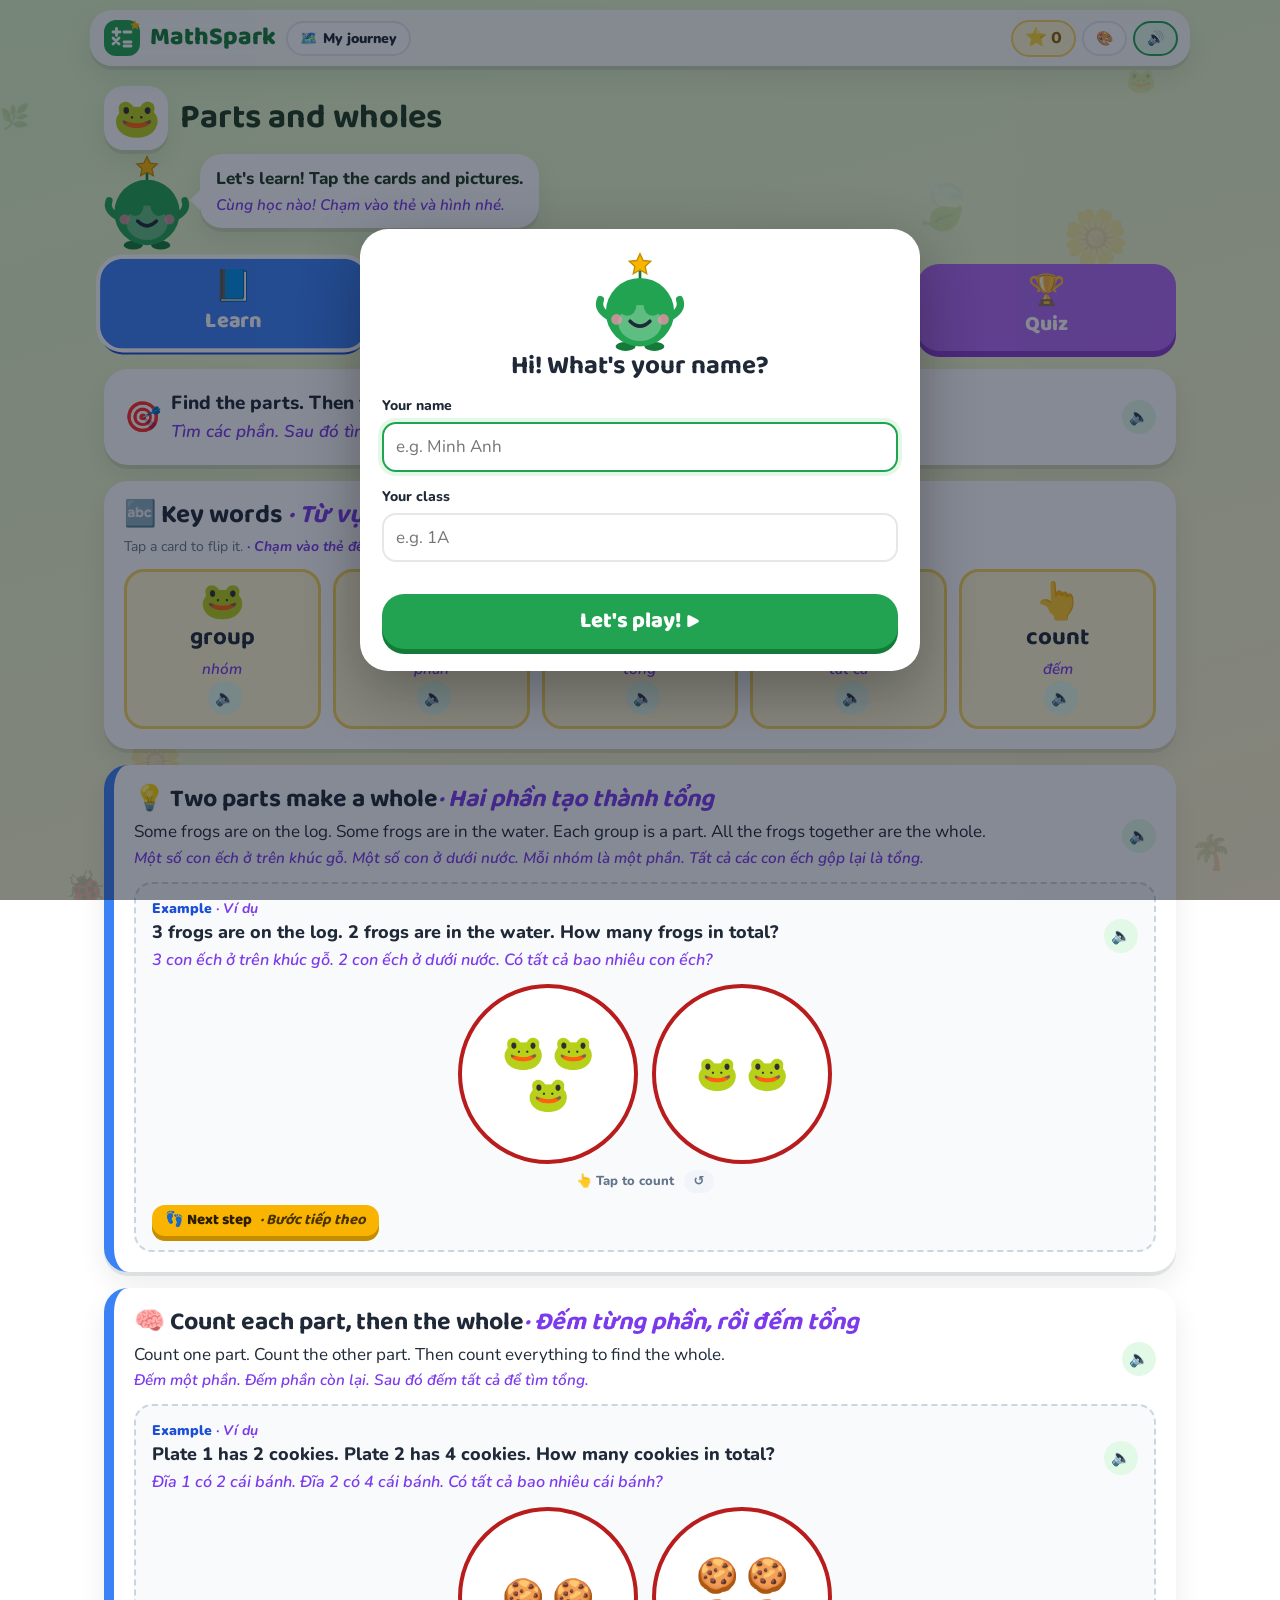
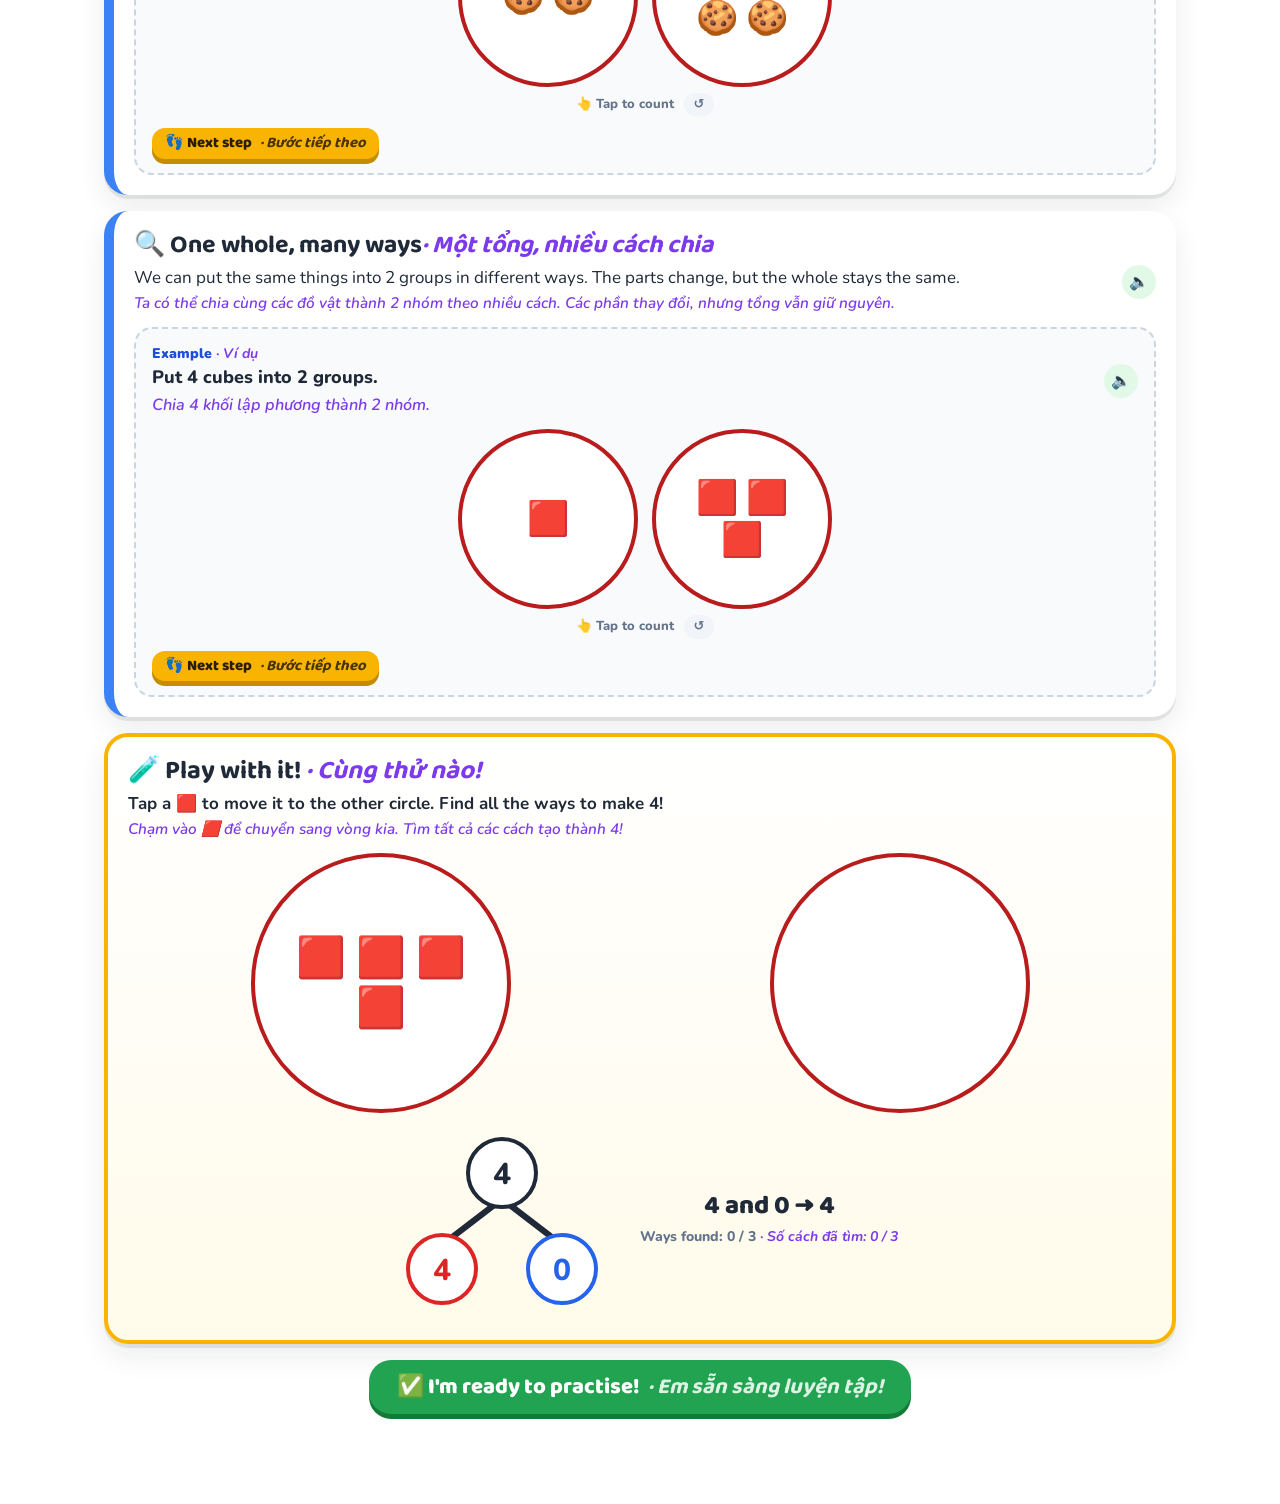
<file: parts-and-wholes/index.html>
<!DOCTYPE html>
<html lang="en"><head><meta charset="utf-8"><meta name="viewport" content="width=device-width, initial-scale=1"><title>Parts and wholes · MathSpark</title>
<link rel="preconnect" href="https://fonts.googleapis.com"><link rel="preconnect" href="https://fonts.gstatic.com" crossorigin>
<link href="https://fonts.googleapis.com/css2?family=Baloo+2:wght@500;600;700;800&family=Nunito:wght@400;600;700;800;900&display=swap" rel="stylesheet">
<link rel="stylesheet" href="../app.css"></head>
<body data-theme="jungle">
<div id="app-root">
  <div id="deco"></div>
  <header class="top"><div class="top-in">
    <div class="brand">
      <svg class="logo" viewBox="0 0 40 40" aria-hidden="true"><rect x="2" y="2" width="36" height="36" rx="12" fill="var(--primary)"/><path d="M11 14h7M14.5 10.5v7M22 14h7M11 26l6-6M11 20l6 6M22 24h7M22 28h7" stroke="#fff" stroke-width="2.8" stroke-linecap="round"/><path d="M33 2l1.6 3.4 3.4.4-2.6 2.3.8 3.5-3.2-1.8-3.2 1.8.8-3.5-2.6-2.3 3.4-.4z" fill="var(--accent)"/></svg>
      <span>MathSpark</span>
    </div>
    <nav class="nav" id="nav">
      <button data-view="library" id="navPlay" class="on hidden">🏠<span class="nl"> Play</span></button>
      <button data-view="create" id="navCreate" class="hidden">✨<span class="nl"> Create</span></button>
      <button data-view="share" id="navShare" class="hidden">📤<span class="nl"> Share &amp; results</span></button>
    </nav>
    <span id="offlineBadge" class="offline-badge hidden">Offline copy</span>
    <div class="tools">
      <button class="pill hidden" id="whoBtn" title="Change name"></button>
      <span class="starcount" id="starCount" title="Stars you collected">⭐ <b>0</b></span>
      <button class="pill" id="themeBtn" title="Change theme">🎨</button>
            <button class="pill on" id="soundBtn" title="Sound" aria-label="Sound">🔊</button>
    </div>
  </div></header>
  <main id="main"></main>
  <div id="modal" class="hidden"></div>
  <div id="toast"></div>
  <canvas id="confetti"></canvas>
</div>
<script src="../config.js"></script>
<script>window.__EMBED__={"id": "u2-lesson1-parts-wholes", "data": {"title": "Parts and wholes", "title_vi": "Phần và tổng", "icon": "🐸", "topic": "Part-whole within 10", "grade": "Grade 1", "summary": "Find the parts. Then find the whole.", "summary_vi": "Tìm các phần. Sau đó tìm tổng.", "vocabulary": [{"term": "group", "term_vi": "nhóm", "emoji": "🐸", "meaning": "Some things that are together.", "meaning_vi": "Một số đồ vật ở cùng nhau."}, {"term": "part", "term_vi": "phần", "emoji": "🧩", "meaning": "One group of the whole.", "meaning_vi": "Một nhóm nhỏ trong tổng."}, {"term": "whole", "term_vi": "tổng", "emoji": "🟢", "meaning": "All the things together.", "meaning_vi": "Tất cả đồ vật gộp lại."}, {"term": "in total", "term_vi": "tất cả", "emoji": "🧮", "meaning": "How many there are altogether.", "meaning_vi": "Có bao nhiêu khi gộp lại."}, {"term": "count", "term_vi": "đếm", "emoji": "👆", "meaning": "Say 1, 2, 3… for each thing.", "meaning_vi": "Nói 1, 2, 3… cho mỗi đồ vật."}], "concepts": [{"title": "Two parts make a whole", "title_vi": "Hai phần tạo thành tổng", "explain": "Some frogs are on the log. Some frogs are in the water. Each group is a part. All the frogs together are the whole.", "explain_vi": "Một số con ếch ở trên khúc gỗ. Một số con ở dưới nước. Mỗi nhóm là một phần. Tất cả các con ếch gộp lại là tổng.", "example": {"problem": "3 frogs are on the log. 2 frogs are in the water. How many frogs in total?", "problem_vi": "3 con ếch ở trên khúc gỗ. 2 con ếch ở dưới nước. Có tất cả bao nhiêu con ếch?", "visual": {"type": "groups", "emoji": "🐸", "groups": [3, 2]}, "steps": [{"en": "Count the frogs on the log: 1, 2, 3. 3 is a part.", "vi": "Đếm ếch trên khúc gỗ: 1, 2, 3. 3 là một phần."}, {"en": "Count the frogs in the water: 1, 2. 2 is a part.", "vi": "Đếm ếch dưới nước: 1, 2. 2 là một phần."}, {"en": "Count all the frogs: 1, 2, 3, 4, 5.", "vi": "Đếm tất cả các con ếch: 1, 2, 3, 4, 5."}, {"en": "The whole is 5.", "vi": "Tổng là 5."}], "answer": "5 frogs"}}, {"title": "Count each part, then the whole", "title_vi": "Đếm từng phần, rồi đếm tổng", "explain": "Count one part. Count the other part. Then count everything to find the whole.", "explain_vi": "Đếm một phần. Đếm phần còn lại. Sau đó đếm tất cả để tìm tổng.", "example": {"problem": "Plate 1 has 2 cookies. Plate 2 has 4 cookies. How many cookies in total?", "problem_vi": "Đĩa 1 có 2 cái bánh. Đĩa 2 có 4 cái bánh. Có tất cả bao nhiêu cái bánh?", "visual": {"type": "groups", "emoji": "🍪", "groups": [2, 4]}, "steps": [{"en": "Plate 1 has 2 cookies. 2 is a part.", "vi": "Đĩa 1 có 2 cái bánh. 2 là một phần."}, {"en": "Plate 2 has 4 cookies. 4 is a part.", "vi": "Đĩa 2 có 4 cái bánh. 4 là một phần."}, {"en": "Count them all: 1, 2, 3, 4, 5, 6. The whole is 6.", "vi": "Đếm tất cả: 1, 2, 3, 4, 5, 6. Tổng là 6."}], "answer": "6 cookies"}}, {"title": "One whole, many ways", "title_vi": "Một tổng, nhiều cách chia", "explain": "We can put the same things into 2 groups in different ways. The parts change, but the whole stays the same.", "explain_vi": "Ta có thể chia cùng các đồ vật thành 2 nhóm theo nhiều cách. Các phần thay đổi, nhưng tổng vẫn giữ nguyên.", "example": {"problem": "Put 4 cubes into 2 groups.", "problem_vi": "Chia 4 khối lập phương thành 2 nhóm.", "visual": {"type": "groups", "emoji": "🟥", "groups": [1, 3]}, "steps": [{"en": "One way: 1 and 3.", "vi": "Một cách: 1 và 3."}, {"en": "Another way: 2 and 2.", "vi": "Cách khác: 2 và 2."}, {"en": "Another way: 3 and 1.", "vi": "Cách khác: 3 và 1."}, {"en": "The whole is always 4.", "vi": "Tổng luôn là 4."}], "answer": "1 and 3, 2 and 2, 3 and 1"}}], "playground": {"kind": "split", "style": "circles", "total": 4, "emoji": "🟥"}, "practice": [{"level": 1, "type": "input", "question": "How many frogs?", "question_vi": "Có bao nhiêu con ếch?", "visual": {"type": "groups", "emoji": "🐸", "groups": [3]}, "choices": [], "answers": ["3", "three"], "hint": "Tap each frog to count.", "hint_vi": "Chạm vào từng con ếch để đếm.", "solution": "1, 2, 3. There are 3 frogs.", "solution_vi": "1, 2, 3. Có 3 con ếch."}, {"level": 1, "type": "input", "question": "How many bugs are in the first circle?", "question_vi": "Vòng đỏ có bao nhiêu con bọ?", "visual": {"type": "groups", "emoji": "🐞", "groups": [3, 1]}, "choices": [], "answers": ["3", "three"], "hint": "Look at the first circle only.", "hint_vi": "Chỉ nhìn vòng màu đỏ.", "solution": "The first circle has 3 bugs.", "solution_vi": "Vòng đỏ có 3 con bọ."}, {"level": 1, "type": "choice", "question": "How many bugs are in the second circle?", "question_vi": "Vòng xanh có bao nhiêu con bọ?", "visual": {"type": "groups", "emoji": "🐞", "groups": [3, 1]}, "choices": ["1", "2", "3"], "answers": ["1"], "hint": "Look at the second circle.", "hint_vi": "Nhìn vòng màu xanh.", "solution": "The second circle has 1 bug.", "solution_vi": "Vòng xanh có 1 con bọ."}, {"level": 1, "type": "input", "question": "How many bugs in total?", "question_vi": "Có tất cả bao nhiêu con bọ?", "visual": {"type": "groups", "emoji": "🐞", "groups": [3, 1]}, "choices": [], "answers": ["4", "four"], "hint": "Count all the bugs.", "hint_vi": "Đếm tất cả các con bọ.", "solution": "3 is a part. 1 is a part. The whole is 4.", "solution_vi": "3 là một phần. 1 là một phần. Tổng là 4."}, {"level": 2, "type": "input", "question": "How many cookies in total?", "question_vi": "Có tất cả bao nhiêu cái bánh?", "visual": {"type": "groups", "emoji": "🍪", "groups": [2, 4]}, "choices": [], "answers": ["6", "six"], "hint": "Count 2, then keep counting: 3, 4, 5…", "hint_vi": "Đếm 2, rồi đếm tiếp: 3, 4, 5…", "solution": "2 is a part. 4 is a part. The whole is 6.", "solution_vi": "2 là một phần. 4 là một phần. Tổng là 6."}, {"level": 2, "type": "choice", "question": "Which number is the whole?", "question_vi": "Số nào là tổng?", "visual": {"type": "groups", "emoji": "🐟", "groups": [4, 3]}, "choices": ["4", "3", "7"], "answers": ["7"], "hint": "The whole is all the fish together.", "hint_vi": "Tổng là tất cả các con cá gộp lại.", "solution": "4 and 3 are parts. The whole is 7.", "solution_vi": "4 và 3 là các phần. Tổng là 7."}, {"level": 2, "type": "input", "question": "What is the whole?", "question_vi": "Tổng là bao nhiêu?", "visual": {"type": "groups", "emoji": "🍎", "groups": [5, 3]}, "choices": [], "answers": ["8", "eight"], "hint": "Count both circles.", "hint_vi": "Đếm cả hai vòng.", "solution": "5 is a part. 3 is a part. The whole is 8.", "solution_vi": "5 là một phần. 3 là một phần. Tổng là 8."}, {"level": 2, "type": "input", "question": "3 is a part. 2 is a part. The whole is ?", "question_vi": "3 là một phần. 2 là một phần. Tổng là bao nhiêu?", "visual": null, "choices": [], "answers": ["5", "five"], "hint": "Hold up 3 fingers, then 2 more.", "hint_vi": "Giơ 3 ngón tay, rồi thêm 2 ngón.", "solution": "3 and 2 make 5.", "solution_vi": "3 và 2 gộp lại là 5."}, {"level": 3, "type": "input", "question": "There are 4 cubes. 1 cube is in one group. How many cubes are in the other group?", "question_vi": "Có 4 khối. 1 khối ở một nhóm. Nhóm kia có bao nhiêu khối?", "visual": {"type": "groups", "emoji": "🟥", "groups": [4]}, "choices": [], "answers": ["3", "three"], "hint": "Cover 1 cube. Count the rest.", "hint_vi": "Che 1 khối. Đếm số còn lại.", "solution": "1 and 3 make 4. The other group has 3.", "solution_vi": "1 và 3 gộp lại là 4. Nhóm kia có 3 khối."}, {"level": 3, "type": "choice", "question": "Which is a way to put 5 counters into 2 groups?", "question_vi": "Cách nào chia 5 chấm tròn thành 2 nhóm?", "visual": {"type": "groups", "emoji": "🔴", "groups": [5]}, "choices": ["2 and 3", "2 and 2", "4 and 3"], "answers": ["2 and 3"], "hint": "The two parts must make 5.", "hint_vi": "Hai phần gộp lại phải bằng 5.", "solution": "2 and 3 make 5.", "solution_vi": "2 và 3 gộp lại là 5."}], "games": {"match": [{"left": "🐸🐸 and 🐸", "right": "3"}, {"left": "🍪🍪 and 🍪🍪", "right": "4"}, {"left": "🐞🐞🐞 and 🐞🐞", "right": "5"}, {"left": "⭐⭐⭐⭐ and ⭐⭐", "right": "6"}, {"left": "🍎🍎🍎🍎 and 🍎🍎🍎", "right": "7"}, {"left": "🐟 and 🐟🐟🐟🐟🐟🐟🐟", "right": "8"}], "speed": [{"q": "🐸🐸 and 🐸🐸🐸 = ?", "answers": ["5"]}, {"q": "🍪 and 🍪🍪 = ?", "answers": ["3"]}, {"q": "🐞🐞🐞 and 🐞 = ?", "answers": ["4"]}, {"q": "⭐⭐ and ⭐⭐ = ?", "answers": ["4"]}, {"q": "🍎🍎🍎 and 🍎🍎🍎 = ?", "answers": ["6"]}, {"q": "🐟🐟🐟🐟 and 🐟 = ?", "answers": ["5"]}, {"q": "🔴🔴🔴🔴🔴 and 🔴🔴 = ?", "answers": ["7"]}, {"q": "🟥 and 🟥 = ?", "answers": ["2"]}, {"q": "🐸🐸🐸🐸 and 🐸🐸🐸🐸 = ?", "answers": ["8"]}, {"q": "🍌🍌🍌🍌🍌🍌 and 🍌🍌🍌 = ?", "answers": ["9"]}, {"q": "🐞🐞🐞🐞🐞 and 🐞🐞🐞🐞🐞 = ?", "answers": ["10"]}, {"q": "🍪🍪 and 🍪🍪🍪🍪 = ?", "answers": ["6"]}, {"q": "Parts 3 and 1. Whole?", "answers": ["4"]}, {"q": "Parts 2 and 2. Whole?", "answers": ["4"]}, {"q": "Parts 4 and 3. Whole?", "answers": ["7"]}], "truefalse": [{"statement": "🐸🐸🐸 and 🐸🐸 — the whole is 5.", "statement_vi": "🐸🐸🐸 và 🐸🐸 — tổng là 5.", "answer": true, "why": "3 and 2 make 5.", "why_vi": "3 và 2 gộp lại là 5."}, {"statement": "🍪🍪 and 🍪🍪🍪🍪 — the whole is 4.", "statement_vi": "🍪🍪 và 🍪🍪🍪🍪 — tổng là 4.", "answer": false, "why": "There are 6 cookies.", "why_vi": "Có 6 cái bánh."}, {"statement": "A part is one group of the whole.", "statement_vi": "Một phần là một nhóm trong tổng.", "answer": true, "why": "Each group is a part.", "why_vi": "Mỗi nhóm là một phần."}, {"statement": "The whole is smaller than a part.", "statement_vi": "Tổng nhỏ hơn một phần.", "answer": false, "why": "The whole is all the parts together, so it is bigger.", "why_vi": "Tổng là tất cả các phần gộp lại, nên lớn hơn."}, {"statement": "🐞🐞🐞 and 🐞 — 3 is a part.", "statement_vi": "🐞🐞🐞 và 🐞 — 3 là một phần.", "answer": true, "why": "3 bugs are in one group.", "why_vi": "Một nhóm có 3 con bọ."}, {"statement": "4 cubes can be put into 2 and 2.", "statement_vi": "4 khối có thể chia thành 2 và 2.", "answer": true, "why": "2 and 2 make 4.", "why_vi": "2 và 2 gộp lại là 4."}, {"statement": "🍎🍎🍎🍎 and 🍎 — the whole is 4.", "statement_vi": "🍎🍎🍎🍎 và 🍎 — tổng là 4.", "answer": false, "why": "4 and 1 make 5.", "why_vi": "4 và 1 gộp lại là 5."}, {"statement": "2 is a part. 3 is a part. The whole is 5.", "statement_vi": "2 là một phần. 3 là một phần. Tổng là 5.", "answer": true, "why": "2 and 3 make 5.", "why_vi": "2 và 3 gộp lại là 5."}, {"statement": "Is this part-whole model correct?", "statement_vi": "", "answer": true, "why": "3 and 2 make 5.", "why_vi": "", "visual": {"type": "partwhole", "whole": 5, "parts": [3, 2]}}, {"statement": "Is this part-whole model correct?", "statement_vi": "", "answer": false, "why": "2 and 4 make 6, not 5.", "why_vi": "", "visual": {"type": "partwhole", "whole": 5, "parts": [2, 4]}}], "model": [{"whole": 5, "parts": [3, null]}, {"whole": null, "parts": [2, 4]}, {"whole": 4, "parts": [null, 1]}, {"whole": null, "parts": [3, 3]}, {"whole": 6, "parts": [1, null]}, {"whole": null, "parts": [4, 3]}, {"whole": 5, "parts": [null, 2]}, {"whole": null, "parts": [5, 3]}, {"whole": 7, "parts": [2, null]}, {"whole": null, "parts": [1, 4]}], "circles": [{"total": 4, "emoji": "🟥"}, {"total": 5, "emoji": "🐸"}, {"total": 3, "emoji": "🐞"}, {"total": 6, "emoji": "🍪"}, {"total": 5, "emoji": "🔴"}, {"total": 7, "emoji": "⭐"}]}, "quiz": [{"question": "How many frogs in total?", "question_vi": "Có tất cả bao nhiêu con ếch?", "visual": {"type": "groups", "emoji": "🐸", "groups": [3, 2]}, "choices": ["5", "3", "2", "6"], "answer": 0, "explain": "3 and 2 make 5.", "explain_vi": "3 và 2 gộp lại là 5."}, {"question": "How many bugs are in the first circle?", "question_vi": "Vòng đỏ có bao nhiêu con bọ?", "visual": {"type": "groups", "emoji": "🐞", "groups": [3, 1]}, "choices": ["1", "3", "4", "2"], "answer": 1, "explain": "The first circle has 3 bugs.", "explain_vi": "Vòng đỏ có 3 con bọ."}, {"question": "What is the whole?", "question_vi": "Tổng là bao nhiêu?", "visual": {"type": "groups", "emoji": "🍪", "groups": [2, 4]}, "choices": ["2", "4", "6", "5"], "answer": 2, "explain": "2 and 4 make 6.", "explain_vi": "2 và 4 gộp lại là 6."}, {"question": "3 is a part. 2 is a part. What is the whole?", "question_vi": "3 là một phần. 2 là một phần. Tổng là bao nhiêu?", "visual": null, "choices": ["1", "3", "4", "5"], "answer": 3, "explain": "3 and 2 make 5.", "explain_vi": "3 và 2 gộp lại là 5."}, {"question": "What is the whole?", "question_vi": "Tổng là gì?", "visual": null, "choices": ["All the things together", "Only one group", "The smallest group", "Nothing"], "answer": 0, "explain": "The whole is all the parts together.", "explain_vi": "Tổng là tất cả các phần gộp lại."}, {"question": "4 cubes. One group has 1 cube. How many in the other group?", "question_vi": "4 khối. Một nhóm có 1 khối. Nhóm kia có bao nhiêu khối?", "visual": {"type": "groups", "emoji": "🟥", "groups": [4]}, "choices": ["4", "3", "2", "1"], "answer": 1, "explain": "1 and 3 make 4.", "explain_vi": "1 và 3 gộp lại là 4."}, {"question": "Which is a way to put 4 cubes into 2 groups?", "question_vi": "Cách nào chia 4 khối thành 2 nhóm?", "visual": {"type": "groups", "emoji": "🟥", "groups": [4]}, "choices": ["3 and 3", "1 and 2", "2 and 2", "4 and 1"], "answer": 2, "explain": "2 and 2 make 4.", "explain_vi": "2 và 2 gộp lại là 4."}, {"question": "Which number is a part?", "question_vi": "Số nào là một phần?", "visual": {"type": "groups", "emoji": "🐟", "groups": [5, 2]}, "choices": ["7", "5", "8", "3"], "answer": 1, "explain": "5 is a part. 2 is a part. 7 is the whole.", "explain_vi": "5 là một phần. 2 là một phần. 7 là tổng."}], "groupStyle": "circles"}, "formUrl": ""};</script>
<script src="../app.js"></script>
</body></html>
</file>
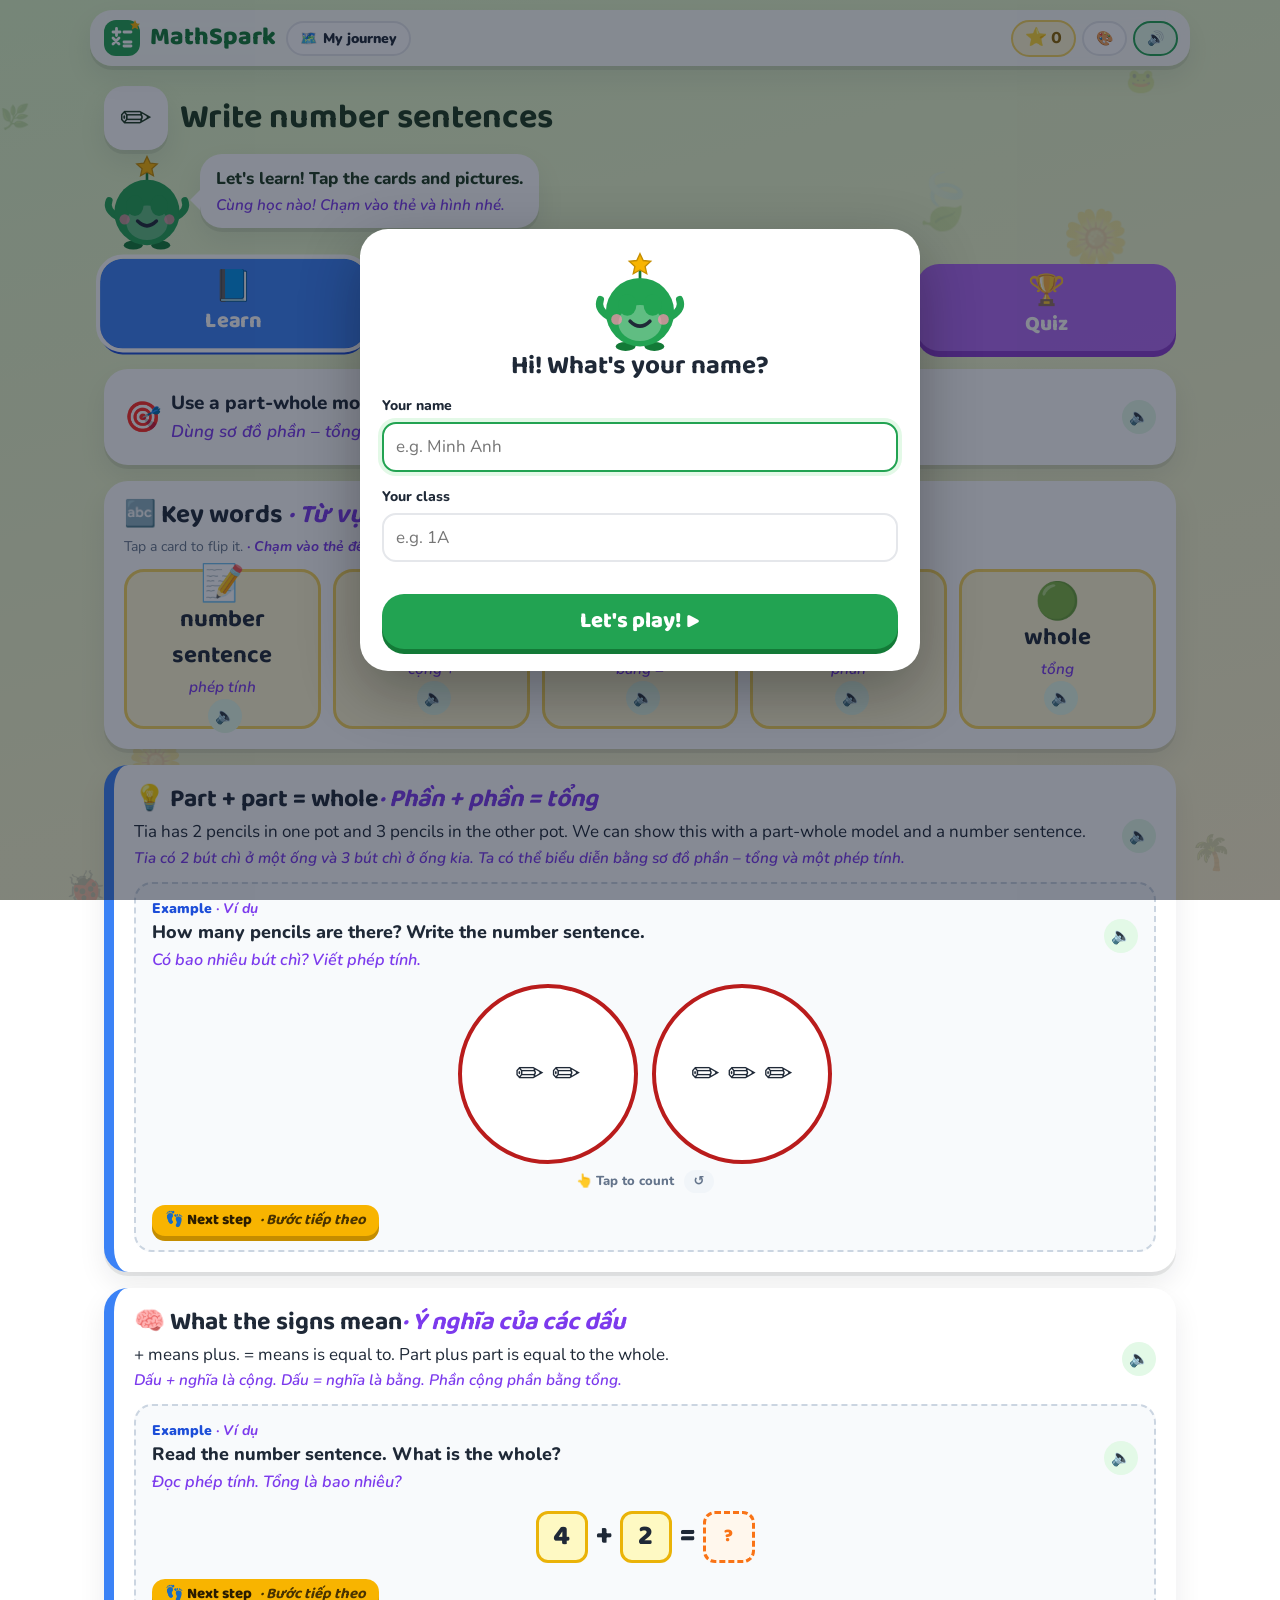
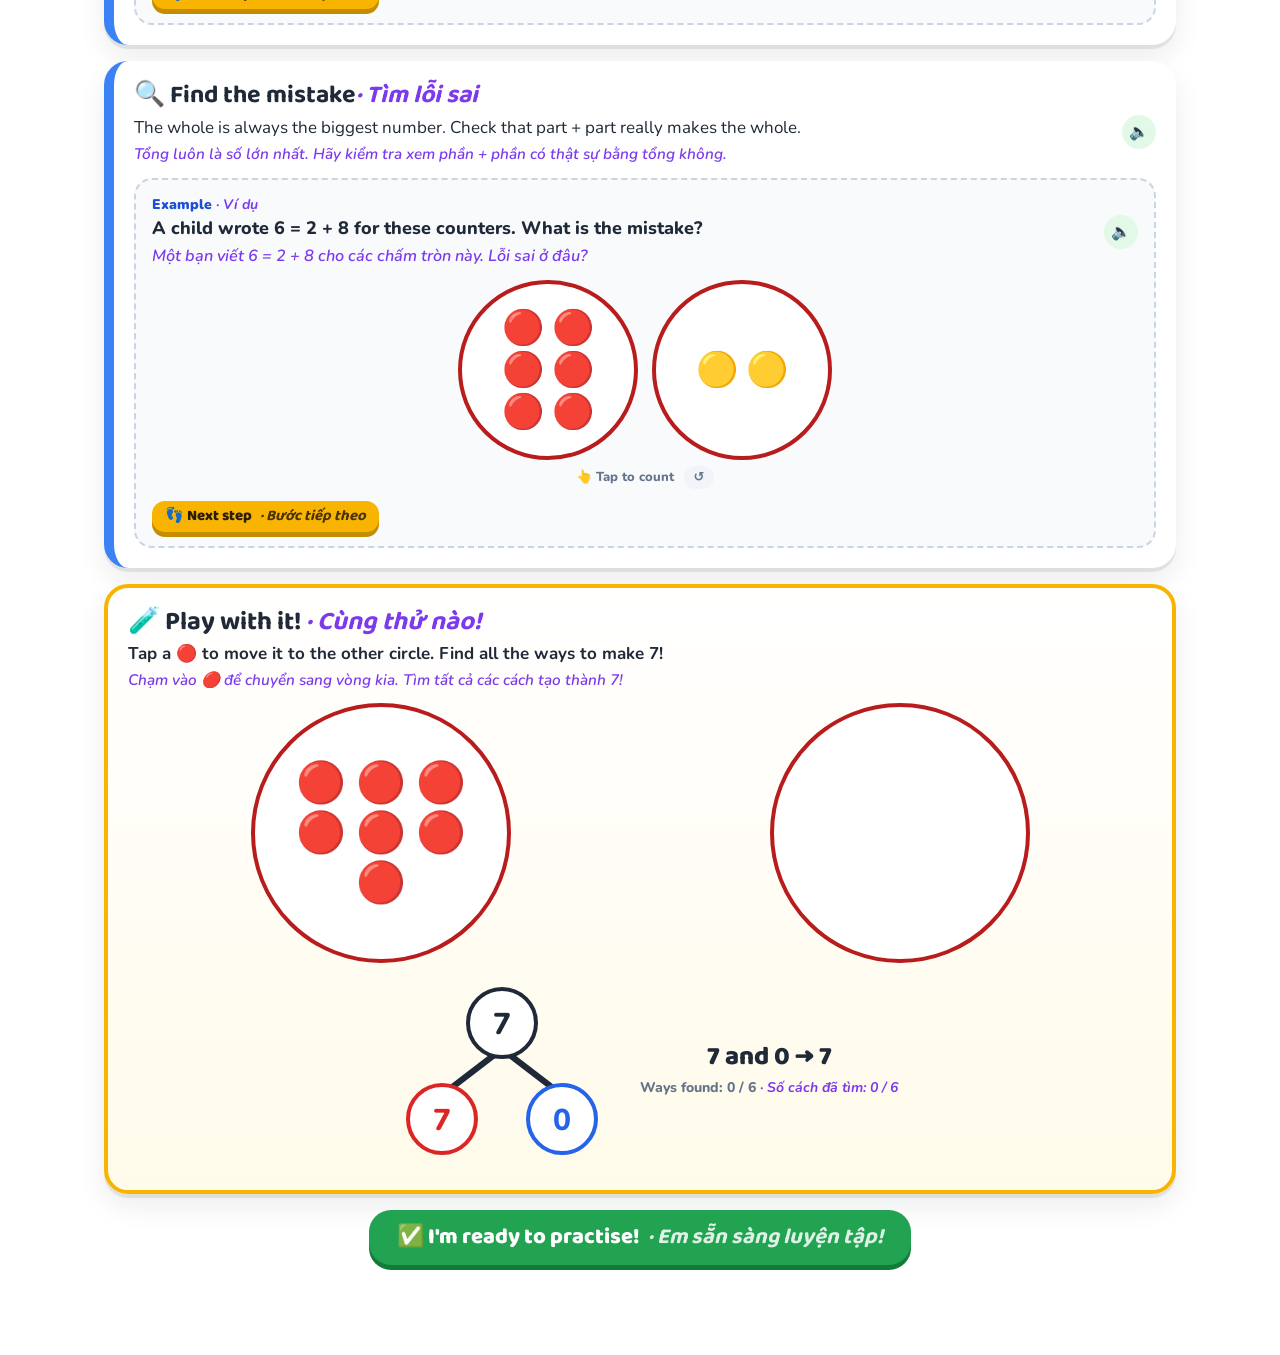
<file: write-number-sentences/index.html>
<!DOCTYPE html>
<html lang="en"><head><meta charset="utf-8"><meta name="viewport" content="width=device-width, initial-scale=1"><title>Write number sentences · MathSpark</title>
<link rel="preconnect" href="https://fonts.googleapis.com"><link rel="preconnect" href="https://fonts.gstatic.com" crossorigin>
<link href="https://fonts.googleapis.com/css2?family=Baloo+2:wght@500;600;700;800&family=Nunito:wght@400;600;700;800;900&display=swap" rel="stylesheet">
<link rel="stylesheet" href="../app.css"></head>
<body data-theme="jungle">
<div id="app-root">
  <div id="deco"></div>
  <header class="top"><div class="top-in">
    <div class="brand">
      <svg class="logo" viewBox="0 0 40 40" aria-hidden="true"><rect x="2" y="2" width="36" height="36" rx="12" fill="var(--primary)"/><path d="M11 14h7M14.5 10.5v7M22 14h7M11 26l6-6M11 20l6 6M22 24h7M22 28h7" stroke="#fff" stroke-width="2.8" stroke-linecap="round"/><path d="M33 2l1.6 3.4 3.4.4-2.6 2.3.8 3.5-3.2-1.8-3.2 1.8.8-3.5-2.6-2.3 3.4-.4z" fill="var(--accent)"/></svg>
      <span>MathSpark</span>
    </div>
    <nav class="nav" id="nav">
      <button data-view="library" id="navPlay" class="on hidden">🏠<span class="nl"> Play</span></button>
      <button data-view="create" id="navCreate" class="hidden">✨<span class="nl"> Create</span></button>
      <button data-view="share" id="navShare" class="hidden">📤<span class="nl"> Share &amp; results</span></button>
    </nav>
    <span id="offlineBadge" class="offline-badge hidden">Offline copy</span>
    <div class="tools">
      <button class="pill hidden" id="whoBtn" title="Change name"></button>
      <span class="starcount" id="starCount" title="Stars you collected">⭐ <b>0</b></span>
      <button class="pill" id="themeBtn" title="Change theme">🎨</button>
            <button class="pill on" id="soundBtn" title="Sound" aria-label="Sound">🔊</button>
    </div>
  </div></header>
  <main id="main"></main>
  <div id="modal" class="hidden"></div>
  <div id="toast"></div>
  <canvas id="confetti"></canvas>
</div>
<script src="../config.js"></script>
<script>window.__EMBED__={"id": "write-number-sentences-u2l3", "data": {"title": "Write number sentences", "title_vi": "Viết phép tính", "icon": "✏️", "topic": "Part-whole within 10", "grade": "Grade 1", "groupStyle": "circles", "summary": "Use a part-whole model to write a number sentence: part + part = whole.", "summary_vi": "Dùng sơ đồ phần – tổng để viết phép tính: phần + phần = tổng.", "vocabulary": [{"term": "number sentence", "term_vi": "phép tính", "emoji": "📝", "meaning": "Numbers and signs that show a fact, like 2 + 3 = 5.", "meaning_vi": "Các số và dấu cho biết một điều đúng, ví dụ 2 + 3 = 5."}, {"term": "plus  +", "term_vi": "cộng  +", "emoji": "➕", "meaning": "The + sign means plus. We put the parts together.", "meaning_vi": "Dấu + nghĩa là cộng. Ta gộp các phần lại."}, {"term": "is equal to  =", "term_vi": "bằng  =", "emoji": "🟰", "meaning": "The = sign means is equal to. Both sides are the same amount.", "meaning_vi": "Dấu = nghĩa là bằng. Hai bên có số lượng như nhau."}, {"term": "part", "term_vi": "phần", "emoji": "🧩", "meaning": "One group of the whole.", "meaning_vi": "Một nhóm trong tổng."}, {"term": "whole", "term_vi": "tổng", "emoji": "🟢", "meaning": "All the parts together.", "meaning_vi": "Tất cả các phần gộp lại."}], "concepts": [{"title": "Part + part = whole", "title_vi": "Phần + phần = tổng", "explain": "Tia has 2 pencils in one pot and 3 pencils in the other pot. We can show this with a part-whole model and a number sentence.", "explain_vi": "Tia có 2 bút chì ở một ống và 3 bút chì ở ống kia. Ta có thể biểu diễn bằng sơ đồ phần – tổng và một phép tính.", "example": {"problem": "How many pencils are there? Write the number sentence.", "problem_vi": "Có bao nhiêu bút chì? Viết phép tính.", "visual": {"type": "groups", "emoji": "✏️", "groups": [2, 3], "style": "circles"}, "steps": [{"en": "Count the first pot: 2. 2 is a part.", "vi": "Đếm ống thứ nhất: 2. 2 là một phần."}, {"en": "Count the second pot: 3. 3 is a part.", "vi": "Đếm ống thứ hai: 3. 3 là một phần."}, {"en": "Count them all: 5. 5 is the whole.", "vi": "Đếm tất cả: 5. 5 là tổng."}, {"en": "Write it: 2 + 3 = 5.", "vi": "Viết phép tính: 2 + 3 = 5."}], "answer": "2 + 3 = 5"}}, {"title": "What the signs mean", "title_vi": "Ý nghĩa của các dấu", "explain": "+ means plus. = means is equal to. Part plus part is equal to the whole.", "explain_vi": "Dấu + nghĩa là cộng. Dấu = nghĩa là bằng. Phần cộng phần bằng tổng.", "example": {"problem": "Read the number sentence. What is the whole?", "problem_vi": "Đọc phép tính. Tổng là bao nhiêu?", "visual": {"type": "sentence", "items": [4, "+", 2, "=", null]}, "steps": [{"en": "4 is a part.", "vi": "4 là một phần."}, {"en": "+ means plus. 2 is a part.", "vi": "Dấu + nghĩa là cộng. 2 là một phần."}, {"en": "= means is equal to.", "vi": "Dấu = nghĩa là bằng."}, {"en": "4 plus 2 is equal to 6. 6 is the whole.", "vi": "4 cộng 2 bằng 6. 6 là tổng."}], "answer": "4 + 2 = 6"}}, {"title": "Find the mistake", "title_vi": "Tìm lỗi sai", "explain": "The whole is always the biggest number. Check that part + part really makes the whole.", "explain_vi": "Tổng luôn là số lớn nhất. Hãy kiểm tra xem phần + phần có thật sự bằng tổng không.", "example": {"problem": "A child wrote 6 = 2 + 8 for these counters. What is the mistake?", "problem_vi": "Một bạn viết 6 = 2 + 8 cho các chấm tròn này. Lỗi sai ở đâu?", "visual": {"type": "groups", "emoji": "🔴", "emojis": ["🔴", "🟡"], "groups": [6, 2], "style": "circles"}, "steps": [{"en": "Count the red counters: 6. 6 is a part.", "vi": "Đếm chấm đỏ: 6. 6 là một phần."}, {"en": "Count the yellow counters: 2. 2 is a part.", "vi": "Đếm chấm vàng: 2. 2 là một phần."}, {"en": "Count them all: 8. 8 is the whole, not 6.", "vi": "Đếm tất cả: 8. Tổng là 8, không phải 6."}, {"en": "The correct number sentence is 6 + 2 = 8.", "vi": "Phép tính đúng là 6 + 2 = 8."}], "answer": "6 + 2 = 8"}}], "playground": {"kind": "split", "style": "circles", "total": 7, "emoji": "🔴"}, "practice": [{"level": 1, "type": "input", "question": "How many pencils in total?", "visual": {"type": "groups", "emoji": "✏️", "groups": [2, 3], "style": "circles"}, "answers": ["5"], "hint": "Count both pots.", "solution": "2 + 3 = 5"}, {"level": 1, "type": "choice", "question": "What does + mean?", "choices": ["plus", "is equal to", "take away"], "answers": ["plus"], "hint": "Look at the Key words.", "solution": "+ means plus."}, {"level": 1, "type": "choice", "question": "What does = mean?", "choices": ["is equal to", "plus", "more than"], "answers": ["is equal to"], "hint": "Look at the Key words.", "solution": "= means is equal to."}, {"level": 2, "type": "input", "question": "Complete the number sentence: 4 + 2 = ?", "visual": {"type": "groups", "emoji": "✏️", "groups": [4, 2], "style": "circles"}, "answers": ["6"], "hint": "Count all the pencils.", "solution": "4 + 2 = 6"}, {"level": 2, "type": "input", "question": "What is the missing part?", "visual": {"type": "sentence", "items": [3, "+", null, "=", 5]}, "answers": ["2"], "hint": "3 and how many make 5?", "solution": "3 + 2 = 5"}, {"level": 2, "type": "input", "question": "Look at the model. 4 + 3 = ?", "visual": {"type": "partwhole", "whole": 7, "parts": [4, 3]}, "answers": ["7"], "hint": "The whole is at the top.", "solution": "4 + 3 = 7"}, {"level": 2, "type": "choice", "question": "Which number sentence matches the picture?", "visual": {"type": "groups", "emoji": "🍎", "emojis": ["🍎", "🍌"], "groups": [5, 1], "style": "circles"}, "choices": ["5 + 1 = 6", "5 + 2 = 7", "4 + 1 = 5"], "answers": ["5 + 1 = 6"], "hint": "Count the apples, then the banana.", "solution": "5 + 1 = 6"}, {"level": 3, "type": "input", "question": "What is the missing number?", "visual": {"type": "sentence", "items": [null, "+", 4, "=", 6]}, "answers": ["2"], "hint": "What and 4 make 6?", "solution": "2 + 4 = 6"}, {"level": 3, "type": "choice", "question": "Which number sentence is correct for these counters?", "visual": {"type": "groups", "emoji": "🔴", "emojis": ["🔴", "🟡"], "groups": [6, 2], "style": "circles"}, "choices": ["6 + 2 = 8", "6 = 2 + 8", "2 + 8 = 6"], "answers": ["6 + 2 = 8"], "hint": "The whole is all the counters.", "solution": "6 + 2 = 8. The whole is 8."}, {"level": 3, "type": "input", "question": "7 beads. One group has 5. How many beads are in the other group?", "visual": {"type": "groups", "emoji": "🔴", "groups": [7], "style": "circles"}, "answers": ["2"], "hint": "5 and how many make 7?", "solution": "5 + 2 = 7"}], "games": {"circles": [{"total": 5, "emoji": "✏️", "frame": "sentence"}, {"total": 6, "emoji": "🍪", "frame": "sentence"}, {"total": 7, "emoji": "🔴", "frame": "sentence"}, {"total": 4, "emoji": "🟥", "frame": "sentence"}, {"total": 8, "emoji": "⭐", "frame": "sentence"}, {"total": 6, "emoji": "🐞", "frame": "sentence"}], "model": [{"whole": null, "parts": [2, 3]}, {"whole": 5, "parts": [2, null]}, {"whole": null, "parts": [4, 2]}, {"whole": 6, "parts": [null, 2]}, {"whole": null, "parts": [5, 2]}, {"whole": 7, "parts": [3, null]}, {"whole": null, "parts": [6, 2]}, {"whole": 8, "parts": [null, 5]}, {"whole": null, "parts": [4, 5]}, {"whole": 9, "parts": [6, null]}], "match": [{"left": "2 + 3", "right": "5", "visual": {"type": "partwhole", "whole": null, "parts": [2, 3]}}, {"left": "4 + 2", "right": "6", "visual": {"type": "partwhole", "whole": null, "parts": [4, 2]}}, {"left": "1 + 3", "right": "4", "visual": {"type": "partwhole", "whole": null, "parts": [1, 3]}}, {"left": "5 + 2", "right": "7", "visual": {"type": "partwhole", "whole": null, "parts": [5, 2]}}, {"left": "6 + 2", "right": "8", "visual": {"type": "partwhole", "whole": null, "parts": [6, 2]}}, {"left": "4 + 5", "right": "9", "visual": {"type": "partwhole", "whole": null, "parts": [4, 5]}}], "speed": [{"q": "2 + 3 = ?", "answers": ["5"]}, {"q": "4 + 1 = ?", "answers": ["5"]}, {"q": "3 + 3 = ?", "answers": ["6"]}, {"q": "5 + 2 = ?", "answers": ["7"]}, {"q": "1 + 6 = ?", "answers": ["7"]}, {"q": "4 + 4 = ?", "answers": ["8"]}, {"q": "2 + 2 = ?", "answers": ["4"]}, {"q": "6 + 3 = ?", "answers": ["9"]}, {"q": "3 + 1 = ?", "answers": ["4"]}, {"q": "5 + 5 = ?", "answers": ["10"]}, {"q": "2 + ? = 5", "answers": ["3"]}, {"q": "? + 4 = 6", "answers": ["2"]}, {"q": "3 + ? = 7", "answers": ["4"]}, {"q": "1 + 2 = ?", "answers": ["3"]}, {"q": "7 + 1 = ?", "answers": ["8"]}], "truefalse": [{"statement": "+ means plus.", "answer": true, "why": "+ means plus."}, {"statement": "= means is equal to.", "answer": true, "why": "= means is equal to."}, {"statement": "2 + 3 = 6", "answer": false, "why": "2 + 3 = 5."}, {"statement": "4 + 4 = 8", "answer": true, "why": "4 and 4 make 8."}, {"statement": "Is this part-whole model correct?", "answer": false, "why": "2 and 8 make 10, not 6. The whole must be the biggest number.", "visual": {"type": "partwhole", "whole": 6, "parts": [2, 8]}}, {"statement": "Is this number sentence correct?", "answer": true, "why": "5 and 2 make 7.", "visual": {"type": "sentence", "items": [5, "+", 2, "=", 7]}}, {"statement": "1 + 5 = 7", "answer": false, "why": "1 + 5 = 6."}, {"statement": "3 + 2 = 5 for these counters.", "answer": true, "why": "3 red and 2 yellow make 5.", "visual": {"type": "mixed", "items": [["🔴", 3], ["🟡", 2]]}}]}, "quiz": [{"question": "What is the whole?", "choices": ["5", "2", "3", "6"], "answer": 0, "explain": "2 + 3 = 5", "visual": {"type": "groups", "emoji": "✏️", "groups": [2, 3], "style": "circles"}}, {"question": "What does = mean?", "choices": ["plus", "is equal to", "take away", "less"], "answer": 1, "explain": "= means is equal to."}, {"question": "Which number sentence matches the model?", "choices": ["3 + 4 = 8", "4 + 3 = 6", "3 + 4 = 7", "7 + 3 = 4"], "answer": 2, "explain": "3 and 4 make 7.", "visual": {"type": "partwhole", "whole": 7, "parts": [3, 4]}}, {"question": "What is the missing number?", "choices": ["1", "2", "6", "4"], "answer": 3, "explain": "2 + 4 = 6", "visual": {"type": "sentence", "items": [2, "+", null, "=", 6]}}, {"question": "Which number sentence is correct?", "choices": ["5 + 1 = 6", "5 + 1 = 7", "6 + 1 = 5", "5 + 2 = 6"], "answer": 0, "explain": "5 and 1 make 6.", "visual": {"type": "groups", "emoji": "🍎", "emojis": ["🍎", "🍌"], "groups": [5, 1], "style": "circles"}}, {"question": "6 red and 2 yellow counters. A child drew this model. What should it be?", "choices": ["Whole 8, parts 6 and 2", "Whole 6, parts 2 and 4", "Nothing is wrong", "Whole 2, parts 6 and 8"], "answer": 0, "explain": "6 and 2 make 8, so 8 is the whole.", "visual": {"type": "partwhole", "whole": 6, "parts": [2, 8]}}, {"question": "What is the missing part?", "choices": ["3", "4", "5", "8"], "answer": 1, "explain": "3 + 4 = 7", "visual": {"type": "sentence", "items": [3, "+", null, "=", 7]}}, {"question": "Which number sentence shows these counters?", "choices": ["4 + 4 = 8", "3 + 4 = 7", "4 + 3 = 8", "5 + 3 = 8"], "answer": 3, "explain": "5 red and 3 yellow make 8.", "visual": {"type": "mixed", "items": [["🔴", 5], ["🟡", 3]]}}]}, "formUrl": ""};</script>
<script src="../app.js"></script>
</body></html>
</file>
<file: app.css>
:root{
  --ink:#1f2937; --muted:#64748b; --line:#e5e7eb; --card:#ffffff;
  --good:#16a34a; --good-soft:#dcfce7; --bad:#ef4444; --bad-soft:#fee2e2;
  --r:24px; --shadow:0 4px 0 rgba(0,0,0,.08), 0 12px 28px rgba(15,23,42,.08);
  --fd:"Baloo 2",Nunito,system-ui,sans-serif;
  --c-learn:#3b82f6; --c-learn-d:#1d4ed8; --c-practice:#10b981; --c-practice-d:#047857;
  --c-games:#f97316; --c-games-d:#c2410c; --c-quiz:#a855f7; --c-quiz-d:#7e22ce;
}
body[data-theme=jungle]{--bg1:#dff7c8;--bg2:#fff4cf;--primary:#22a352;--primary-d:#137a37;--accent:#f8b400;--accent-d:#c48d00;--soft:#e3f9e7;--on-bg:#1d3a1f;--on-bg-m:#476b48}
body[data-theme=ocean]{--bg1:#cdefff;--bg2:#effcff;--primary:#0b8bd3;--primary-d:#075f94;--accent:#ff8a3d;--accent-d:#cf5f17;--soft:#e0f2fe;--on-bg:#0b2c45;--on-bg-m:#3c6681}
body[data-theme=space]{--bg1:#1b1748;--bg2:#3c2a80;--primary:#7c4dff;--primary-d:#5427c9;--accent:#ffd23f;--accent-d:#c9a000;--soft:#efe9ff;--on-bg:#ffffff;--on-bg-m:#d7d0ff}
body[data-theme=candy]{--bg1:#ffe0ef;--bg2:#fff2d9;--primary:#ec4899;--primary-d:#b8156b;--accent:#8b5cf6;--accent-d:#6331d6;--soft:#fde7f3;--on-bg:#4a1235;--on-bg-m:#8a4a6f}
*{box-sizing:border-box;-webkit-tap-highlight-color:transparent}
html,body{margin:0;color:var(--ink);font-family:Nunito,system-ui,sans-serif;font-size:17px;line-height:1.5}
body{background:linear-gradient(165deg,var(--bg1),var(--bg2)) fixed;min-height:100vh}
button,input,select,textarea{font:inherit;color:inherit}
button{cursor:pointer}
h1,h2,h3{font-family:var(--fd);line-height:1.12;margin:0}
.hidden{display:none!important}

/* floating decorations */
#deco{position:fixed;inset:0;pointer-events:none;z-index:0;overflow:hidden}
#deco span{position:absolute;font-size:34px;opacity:.22;animation:drift linear infinite}
body[data-theme=space] #deco span{opacity:.55}
@keyframes drift{0%{transform:translateY(0) rotate(0)}50%{transform:translateY(-26px) rotate(12deg)}100%{transform:translateY(0) rotate(0)}}

/* header */
.top{position:sticky;top:0;z-index:20;padding:10px 12px 0}
.top-in{max-width:1100px;margin:0 auto;background:rgba(255,255,255,.88);backdrop-filter:blur(10px);border-radius:22px;box-shadow:var(--shadow);padding:8px 12px;display:flex;align-items:center;gap:10px;flex-wrap:wrap}
.brand{display:flex;align-items:center;gap:8px;font-family:var(--fd);font-weight:800;font-size:25px;color:var(--primary-d)}
.brand .logo{width:40px;height:40px}
.nav{display:flex;gap:6px}
.nav button{border:0;background:transparent;padding:7px 14px;border-radius:999px;font-family:var(--fd);font-weight:700;font-size:17px;color:var(--muted)}
.nav button.on{background:var(--primary);color:#fff}
.nav button:not(.on):hover{background:var(--soft);color:var(--primary-d)}
.tools{margin-left:auto;display:flex;gap:6px;align-items:center}
.pill{border:2px solid var(--line);background:#fff;border-radius:999px;padding:5px 12px;font-weight:800;font-size:14px;display:inline-flex;align-items:center;gap:6px;transition:transform .15s}
.pill:hover{transform:translateY(-2px)}
.pill.on{border-color:var(--primary);color:var(--primary-d);background:var(--soft)}
.starcount{font-family:var(--fd);font-weight:800;font-size:18px;background:#fff7d1;border:2px solid #f6d55c;color:#8a6200;border-radius:999px;padding:3px 12px;display:inline-flex;gap:4px;align-items:center}
.starcount.bump{animation:bump .5s}
@keyframes bump{40%{transform:scale(1.35)}}
main{position:relative;z-index:1;max-width:1100px;margin:0 auto;padding:20px 14px 90px}

/* generic */
.card{background:var(--card);border-radius:var(--r);box-shadow:var(--shadow)}
.btn{border:0;border-radius:18px;padding:11px 20px;font-family:var(--fd);font-weight:800;font-size:18px;display:inline-flex;align-items:center;justify-content:center;gap:8px;transition:transform .1s, filter .15s;line-height:1.1}
.btn:hover:not(:disabled){filter:brightness(1.06);transform:translateY(-2px)}
.btn:active:not(:disabled){transform:translateY(2px)}
.btn:disabled{opacity:.45;cursor:not-allowed}
.btn-primary{background:var(--primary);color:#fff;box-shadow:0 5px 0 var(--primary-d)}
.btn-accent{background:var(--accent);color:#2b1d00;box-shadow:0 5px 0 var(--accent-d)}
body[data-theme=candy] .btn-accent,body[data-theme=ocean] .btn-accent{color:#fff}
.btn-good{background:var(--good);color:#fff;box-shadow:0 5px 0 #0f7a35}
.btn-ghost{background:#fff;border:2.5px solid var(--line);color:var(--ink);box-shadow:0 4px 0 var(--line)}
a.btn{text-decoration:none}
.btn-sm{padding:7px 13px;font-size:15px;border-radius:13px}
.btn-lg{padding:15px 28px;font-size:22px;border-radius:22px}
.btn .vi-inline,.basket .vi-inline,.choice .vi-inline{color:inherit;opacity:.85}
.muted{color:var(--muted)}
.small{font-size:14px}
.vi{display:block;font-style:italic;color:#7c3aed;font-size:.9em;margin-top:2px;font-weight:600}
.vi-inline{font-style:italic;color:#7c3aed;font-weight:700}
.row{display:flex;gap:10px;align-items:center;flex-wrap:wrap}
.spacer{flex:1}
.tag{display:inline-block;font-size:13px;font-weight:800;padding:3px 11px;border-radius:999px;background:var(--soft);color:var(--primary-d)}
.tag.sun{background:#fff3c4;color:#8a6200}
.tag.coral{background:#ffe1d6;color:#b5432b}
.notice{padding:14px 16px;border-radius:16px;background:#fff7d1;border:2px solid #f2dc8f;font-size:15px}
.notice.err{background:var(--bad-soft);border-color:#f5b5b5}
.say{border:0;background:var(--soft);color:var(--primary-d);width:34px;height:34px;border-radius:50%;font-size:16px;display:inline-flex;align-items:center;justify-content:center;vertical-align:middle;margin-left:6px;flex:none;transition:transform .15s}
.say:hover{transform:scale(1.15)}
.say.vi-say{background:#f3e8ff;color:#7c3aed;font-size:11px;font-weight:900;width:auto;padding:0 9px;border-radius:999px}
.say.talking{animation:pulse .6s infinite}
@keyframes pulse{50%{transform:scale(1.2)}}
.onbg{color:var(--on-bg)}
.onbg .muted,.onbg-m{color:var(--on-bg-m)}
body[data-theme=space] .onbg .vi{color:#e9d5ff}

/* mascot */
.guide{display:flex;align-items:flex-end;gap:10px;margin:4px 0 14px}
.mascot{width:86px;flex:none;animation:float 3s ease-in-out infinite}
.mascot svg{width:100%;height:auto;display:block;overflow:visible}
.mascot .m-big,.mascot .m-sad,.mascot .m-o{display:none}
.mascot.happy .m-smile,.mascot.sad .m-smile,.mascot.think .m-smile{display:none}
.mascot.happy .m-big,.mascot.sad .m-sad,.mascot.think .m-o{display:block}
.mascot.happy{animation:jump .6s ease 2}
.mascot.sad{animation:wobble .5s ease 2}
.mascot .lids{transform-box:fill-box;transform-origin:center;animation:blink 4s infinite}
.mascot .spark{transform-box:fill-box;transform-origin:center;animation:spin 6s linear infinite}
@keyframes float{50%{transform:translateY(-6px)}}
@keyframes jump{30%{transform:translateY(-26px) rotate(-6deg)}60%{transform:translateY(0) scale(1.08,.92)}}
@keyframes wobble{25%{transform:rotate(-10deg)}75%{transform:rotate(10deg)}}
@keyframes blink{0%,94%,100%{transform:scaleY(0)}96%{transform:scaleY(1)}}
@keyframes spin{to{transform:rotate(360deg)}}
.bubble{position:relative;background:#fff;border-radius:22px;padding:12px 16px;font-weight:800;font-size:17px;box-shadow:var(--shadow);max-width:560px;margin-bottom:22px;animation:popin .35s}
.bubble::before{content:"";position:absolute;left:-10px;bottom:18px;border:10px solid transparent;border-right-color:#fff;border-left:0}
@keyframes popin{from{transform:scale(.85);opacity:0}}

/* library */
.hero{display:flex;gap:6px;align-items:flex-end;margin-bottom:18px;flex-wrap:wrap}
.hero .mascot{width:120px}
.hero h1{font-size:38px}
.grid{display:grid;grid-template-columns:repeat(auto-fill,minmax(260px,1fr));gap:18px}
.act{padding:18px;display:flex;flex-direction:column;gap:10px;cursor:pointer;transition:transform .15s;position:relative;border:3px solid transparent}
.act:hover{transform:translateY(-5px) rotate(-.6deg);border-color:var(--primary)}
.act .icon{width:72px;height:72px;border-radius:22px;display:flex;align-items:center;justify-content:center;font-size:42px;box-shadow:inset 0 -5px 0 rgba(0,0,0,.08)}
.act h3{font-size:24px}
.pips{display:flex;gap:6px}
.pip{width:36px;height:36px;border-radius:12px;display:flex;align-items:center;justify-content:center;font-size:18px;background:#f1f5f9;filter:grayscale(1);opacity:.5}
.pip.on{filter:none;opacity:1;background:#fff7d1}
.act .foot{display:flex;align-items:center;gap:8px;margin-top:auto}
.empty{text-align:center;padding:40px 20px}

/* create */
.create{display:grid;grid-template-columns:1.25fr 1fr;gap:18px}
@media (max-width:860px){.create{grid-template-columns:1fr}}
.sec{padding:20px;margin-bottom:16px}
.sec h2{font-size:26px;margin-bottom:10px}
.drop{border:3px dashed #cbd5e1;border-radius:var(--r);padding:28px 18px;text-align:center;background:#fafcff;cursor:pointer;transition:all .15s}
.drop.over{border-color:var(--primary);background:var(--soft);transform:scale(1.01)}
.drop .big{font-size:52px}
.drop h3{font-size:24px;margin:4px 0}
.files{display:flex;flex-direction:column;gap:8px;margin-top:12px}
.file{display:flex;align-items:center;gap:10px;padding:8px 10px;border:2px solid var(--line);border-radius:14px;background:#fff}
.file .thumb{width:44px;height:44px;border-radius:10px;object-fit:cover;display:flex;align-items:center;justify-content:center;font-weight:800;font-size:11px;color:#fff;flex:none}
.file .nm{font-weight:800;font-size:15px;word-break:break-all}
.file .st{font-size:13px;color:var(--muted)}
.file .x{margin-left:auto;border:0;background:transparent;font-size:22px;color:var(--muted);padding:2px 8px;border-radius:8px}
label.f{display:block;font-weight:800;font-size:14px;margin:14px 0 6px}
textarea,select,input[type=text]{width:100%;border:2.5px solid var(--line);border-radius:14px;padding:10px 12px;background:#fff}
textarea:focus,select:focus,input:focus{outline:none;border-color:var(--primary);box-shadow:0 0 0 4px var(--soft)}
.settings{display:grid;grid-template-columns:1fr 1fr;gap:4px 12px}
.check{display:flex;gap:8px;align-items:center;font-weight:800;margin-top:14px;font-size:15px}
.check input{width:20px;height:20px;accent-color:var(--primary)}
.status{margin-top:16px;padding:16px;border-radius:16px;background:var(--soft)}
.steps{list-style:none;padding:0;margin:8px 0 0}
.steps li{display:flex;gap:10px;align-items:center;padding:4px 0;color:var(--muted);font-weight:800}
.steps li.on{color:var(--primary-d)} .steps li.done{color:var(--good)}
.dot{width:20px;height:20px;border-radius:50%;border:2.5px solid currentColor;flex:none;display:flex;align-items:center;justify-content:center;font-size:12px}
li.on .dot{border-top-color:transparent;animation:spin 1s linear infinite}

/* player */
.teacherbar{display:flex;gap:8px;align-items:center;flex-wrap:wrap;padding:10px 14px;border-radius:18px;background:#fff;margin-bottom:12px;border:3px dashed #c4b5fd}
.phead{display:flex;gap:12px;align-items:center;flex-wrap:wrap}
.phead h1{font-size:34px}
.back{border:0;background:#fff;width:50px;height:50px;border-radius:16px;font-size:22px;flex:none;box-shadow:var(--shadow)}
.ticon{width:64px;height:64px;border-radius:20px;display:flex;align-items:center;justify-content:center;font-size:38px;background:#fff;box-shadow:var(--shadow);flex:none}
.tabs{display:grid;grid-template-columns:repeat(4,1fr);gap:12px;margin:6px 0 4px}
.tab{position:relative;border:0;border-radius:22px;padding:12px 6px 10px;color:#fff;font-family:var(--fd);font-weight:800;font-size:21px;display:flex;flex-direction:column;align-items:center;gap:0;transition:transform .15s;opacity:.88}
.tab .ic{font-size:30px;line-height:1.1}
.tab small{font-family:Nunito,system-ui,sans-serif;font-weight:800;font-size:13px;opacity:.9}
.tab:hover{transform:translateY(-3px)}
.tab.on{opacity:1;transform:translateY(-4px) scale(1.03);outline:4px solid #fff}
.tab .done{position:absolute;top:-6px;right:-6px;background:#fff;border-radius:50%;width:26px;height:26px;font-size:15px;display:flex;align-items:center;justify-content:center;box-shadow:0 2px 4px rgba(0,0,0,.15)}
.t-learn{background:var(--c-learn);box-shadow:0 6px 0 var(--c-learn-d)}
.t-practice{background:var(--c-practice);box-shadow:0 6px 0 var(--c-practice-d)}
.t-games{background:var(--c-games);box-shadow:0 6px 0 var(--c-games-d)}
.t-quiz{background:var(--c-quiz);box-shadow:0 6px 0 var(--c-quiz-d)}
@media (max-width:600px){.tab{font-size:15px;border-radius:16px}.tab small{display:none}.tab .ic{font-size:24px}.phead h1{font-size:26px}.mascot{width:66px}.hero h1{font-size:28px}.hero .mascot{width:90px}.brand span{display:none}.nl{display:none}.top-in{flex-wrap:nowrap;gap:6px;padding:6px 8px}.tools{gap:4px}.pill{padding:4px 8px;font-size:12px}.starcount{font-size:15px;padding:2px 8px}.nav button{padding:6px 10px}.brand .logo{width:34px;height:34px}}

/* learn */
.vocab{display:grid;grid-template-columns:repeat(auto-fill,minmax(190px,1fr));gap:12px}
.vcard{perspective:900px;height:160px;cursor:pointer}
.vinner{position:relative;width:100%;height:100%;transition:transform .5s cubic-bezier(.4,1.6,.6,1);transform-style:preserve-3d}
.vcard.flip .vinner{transform:rotateY(180deg)}
.vface{position:absolute;inset:0;backface-visibility:hidden;border-radius:20px;padding:12px;display:flex;flex-direction:column;justify-content:center;align-items:center;text-align:center}
.vfront{background:#fff7d1;border:3px solid #f6d55c}
.vfront .em{font-size:36px;line-height:1}
.vfront b{font-family:var(--fd);font-size:24px}
.vback{background:var(--soft);border:3px solid var(--primary);transform:rotateY(180deg);font-size:15px;font-weight:700}
.concept{padding:20px;margin-bottom:16px;border-left:10px solid var(--c-learn)}
.concept h3{font-size:25px;margin-bottom:6px;display:flex;align-items:center;flex-wrap:wrap}
.example{background:#f8fafc;border-radius:18px;padding:14px 16px;margin-top:12px;border:2px dashed #cbd5e1}
.example .q{font-weight:800;font-size:18px}
.stepper{list-style:none;padding:0;margin:10px 0 0;counter-reset:s}
.stepper li{counter-increment:s;display:none;gap:10px;padding:6px 0;align-items:flex-start}
.stepper li.show{display:flex;animation:popin .35s}
.stepper li::before{content:counter(s);flex:none;width:30px;height:30px;border-radius:50%;background:var(--c-learn);color:#fff;font-weight:900;font-size:15px;display:flex;align-items:center;justify-content:center}
.ans{display:inline-block;margin-top:8px;padding:6px 16px;border-radius:999px;background:var(--good-soft);color:var(--good);font-weight:900;font-size:18px;animation:popin .4s}

/* visuals */
.visual{margin:12px 0;display:flex;flex-direction:column;align-items:center;gap:6px}
.visual svg{max-width:100%;height:auto}
.vgroups{display:flex;gap:14px;flex-wrap:wrap;justify-content:center}
.hoop{min-width:110px;min-height:96px;border-radius:50%/46%;border:4px solid #dc2626;padding:14px 16px;display:flex;flex-wrap:wrap;gap:4px;align-items:center;justify-content:center;max-width:260px;background:#fff}
.hoop.h1{border-color:#2563eb}.hoop.h2{border-color:#16a34a}
.obj{position:relative;border:0;background:transparent;font-size:34px;line-height:1;padding:2px;transition:transform .15s}
.obj:hover{transform:scale(1.15)}
.obj.counted{transform:scale(1.1)}
.obj .n{position:absolute;top:-8px;right:-8px;background:var(--accent);color:#fff;font:900 13px Nunito;border-radius:999px;min-width:22px;height:22px;display:flex;align-items:center;justify-content:center;animation:popin .25s;box-shadow:0 2px 0 var(--accent-d)}
.vhint{font-size:13px;font-weight:800;color:var(--muted)}
.vhint button{border:0;background:#f1f5f9;border-radius:999px;padding:2px 10px;font-weight:800;font-size:13px;margin-left:6px}
.tf-grid{display:grid;grid-template-columns:repeat(5,46px);gap:5px;padding:6px;background:#334155;border-radius:10px}
.tf-cell{width:46px;height:46px;background:#fff;border-radius:6px;display:flex;align-items:center;justify-content:center;border:0;padding:0;position:relative}
.tf-cell i{width:32px;height:32px;border-radius:50%;background:#ef4444;display:block}
.tf-cell .n{position:absolute;top:-6px;right:-6px;background:var(--accent);color:#fff;font:900 11px Nunito;border-radius:999px;min-width:18px;height:18px;display:flex;align-items:center;justify-content:center}
.arr{display:grid;gap:4px;font-size:28px;line-height:1}
.shapes{display:flex;gap:14px;flex-wrap:wrap;justify-content:center}
.shapes figure{margin:0;text-align:center;font-weight:800;font-size:13px}

/* playground */
.play{padding:20px;margin-bottom:16px;border:4px solid var(--accent);background:linear-gradient(180deg,#fff,#fffbea)}
.play h2{font-size:26px}
.pg-area{display:grid;grid-template-columns:1fr 1fr;gap:14px;margin-top:12px}
.pg-hoop{min-height:150px;border-radius:50%/45%;border:5px solid #dc2626;display:flex;flex-wrap:wrap;gap:6px;align-items:center;justify-content:center;padding:18px;background:#fff;transition:background .2s}
.pg-hoop.b{border-color:#2563eb}
.pg-hoop .obj{font-size:40px}
.pg-out{display:flex;gap:18px;align-items:center;justify-content:center;flex-wrap:wrap;margin-top:8px}
.found{display:flex;gap:6px;flex-wrap:wrap;justify-content:center}
.found span{background:var(--good-soft);color:var(--good);font-weight:900;border-radius:999px;padding:3px 12px;animation:popin .3s}

/* practice */
.dots{display:flex;gap:6px;flex-wrap:wrap;justify-content:center;margin-bottom:12px}
.dots i{width:22px;height:22px;border-radius:50%;background:#fff;border:3px solid #cbd5e1;display:flex;align-items:center;justify-content:center;font-style:normal;font-size:11px}
.dots i.cur{border-color:var(--c-practice);transform:scale(1.25);background:#d1fae5}
.dots i.star{background:#fde047;border-color:#eab308}
.dots i.ok{background:#86efac;border-color:#16a34a}
.dots i.help{background:#e2e8f0;border-color:#94a3b8}
.qcard{max-width:760px;margin:0 auto;padding:22px;position:relative}
.qcard.glow{box-shadow:0 0 0 5px #86efac, var(--shadow)}
.qtext{font-size:23px;font-weight:900;display:flex;align-items:center;flex-wrap:wrap;gap:4px;line-height:1.3}
.lvl{font-family:var(--fd);font-weight:800;font-size:15px;color:var(--c-practice-d)}
.choices{display:grid;grid-template-columns:1fr 1fr;gap:12px;margin-top:10px}
@media (max-width:560px){.choices{grid-template-columns:1fr}}
.choice{border:0;border-radius:20px;padding:16px;text-align:left;font-weight:900;font-size:21px;display:flex;gap:12px;align-items:center;color:#fff;transition:transform .12s, opacity .2s;min-height:66px}
.choice:hover:not(:disabled){transform:translateY(-3px) scale(1.02)}
.choice .shp{flex:none;width:38px;height:38px;border-radius:12px;background:rgba(255,255,255,.25);display:flex;align-items:center;justify-content:center;font-size:20px}
.ch0{background:#ef4444;box-shadow:0 5px 0 #b91c1c}.ch1{background:#3b82f6;box-shadow:0 5px 0 #1d4ed8}.ch2{background:#eab308;box-shadow:0 5px 0 #a16207}.ch3{background:#22c55e;box-shadow:0 5px 0 #15803d}.ch4{background:#a855f7;box-shadow:0 5px 0 #7e22ce}
.choice.dim{opacity:.35}
.choice.right{outline:5px solid #16a34a;animation:bump .5s}
.choice.wrong{outline:5px solid #111827;opacity:.5}
.ansrow{display:flex;gap:10px;align-items:center;margin-top:12px;flex-wrap:wrap;justify-content:center}
.ansin{font-family:var(--fd);font-size:30px!important;font-weight:800;text-align:center;max-width:220px;padding:6px 10px!important;border-width:3px!important}
.keypad{display:grid;grid-template-columns:repeat(5,1fr);gap:8px;max-width:420px;margin:12px auto 0}
.keypad button{border:0;background:#fff;border-radius:14px;padding:10px 0;font-family:var(--fd);font-weight:800;font-size:24px;box-shadow:0 4px 0 #cbd5e1, inset 0 0 0 2px #e2e8f0;transition:transform .08s}
.keypad button:active{transform:translateY(3px);box-shadow:0 1px 0 #cbd5e1, inset 0 0 0 2px #e2e8f0}
.keypad .k-del{background:#fee2e2}
.fb{margin-top:12px;padding:12px 14px;border-radius:16px;font-size:16px;font-weight:700;animation:popin .3s}
.fb.good{background:var(--good-soft);color:#14532d}
.fb.bad{background:var(--bad-soft);color:#7f1d1d}
.fb.hint{background:#fff7d1;color:#5c4100}
.fb.sol{background:#f3e8ff;color:#4c1d95}
.shake{animation:shake .4s}
@keyframes shake{20%,60%{transform:translateX(-8px)}40%,80%{transform:translateX(8px)}}
.actions{display:flex;gap:10px;justify-content:center;flex-wrap:wrap;margin-top:16px}

/* games */
.gpick{display:grid;grid-template-columns:repeat(auto-fill,minmax(230px,1fr));gap:16px}
.gcard{padding:20px;text-align:center;cursor:pointer;transition:transform .15s;border:4px solid transparent;position:relative;overflow:hidden}
.gcard:hover{transform:translateY(-5px) rotate(1deg)}
.gcard .big{font-size:58px;line-height:1.1;display:inline-block;animation:float 2.5s ease-in-out infinite}
.gcard h3{font-size:25px;margin-top:4px}
.gbar{display:flex;gap:8px;align-items:center;flex-wrap:wrap;margin-bottom:12px}
.score{font-family:var(--fd);font-weight:800;font-size:20px;background:#fff;border-radius:999px;padding:4px 14px;box-shadow:var(--shadow)}
.sky{position:relative;height:420px;border-radius:var(--r);overflow:hidden;background:linear-gradient(180deg,#bae6fd,#e0f2fe 70%,#bbf7d0);box-shadow:var(--shadow);touch-action:manipulation}
body[data-theme=space] .sky{background:linear-gradient(180deg,#0f0c2e,#2a1f66)}
.sign{position:absolute;left:50%;top:12px;transform:translateX(-50%);background:#fff;border-radius:18px;padding:8px 18px;font-weight:900;font-size:24px;box-shadow:var(--shadow);z-index:3;text-align:center;max-width:92%}
.balloon{position:absolute;bottom:0;width:96px;height:150px;border:0;background:transparent;padding:0;z-index:2;will-change:transform}
.balloon svg{position:absolute;inset:0;width:100%;height:100%}
.balloon b{position:absolute;left:0;right:0;top:30px;text-align:center;font-family:var(--fd);font-weight:800;font-size:26px;color:#fff;text-shadow:0 2px 0 rgba(0,0,0,.25);pointer-events:none;padding:0 6px;line-height:1}
.balloon.popped{animation:popb .35s forwards}
@keyframes popb{to{transform:scale(1.6);opacity:0}}
.plus{position:absolute;font-family:var(--fd);font-weight:800;font-size:30px;color:#16a34a;pointer-events:none;animation:rise 1s forwards;z-index:5}
@keyframes rise{to{transform:translateY(-60px);opacity:0}}
.mem{display:grid;grid-template-columns:repeat(4,1fr);gap:12px;max-width:640px;margin:0 auto}
@media (max-width:560px){.mem{grid-template-columns:repeat(3,1fr)}}
.mcard{perspective:700px;aspect-ratio:1/1;border:0;background:transparent;padding:0}
.mcard .in{position:relative;width:100%;height:100%;transition:transform .45s;transform-style:preserve-3d}
.mcard.open .in,.mcard.matched .in{transform:rotateY(180deg)}
.mcard .f{position:absolute;inset:0;backface-visibility:hidden;border-radius:18px;display:flex;align-items:center;justify-content:center;text-align:center;padding:6px;font-weight:900;font-size:19px;line-height:1.15}
.mcard .bk{background:var(--primary);color:#fff;font-size:38px;box-shadow:0 5px 0 var(--primary-d)}
.mcard .ft{background:#fff;transform:rotateY(180deg);border:4px solid var(--accent);word-break:break-word}
.mcard.matched .ft{border-color:#16a34a;background:#f0fdf4;animation:bump .5s}
.sortzone{position:relative;min-height:440px;touch-action:none}
.scard{position:absolute;left:50%;top:10px;width:min(440px,88%);transform:translateX(-50%);background:#fff;border-radius:24px;padding:22px;box-shadow:0 10px 30px rgba(0,0,0,.15);text-align:center;font-weight:900;font-size:22px;cursor:grab;z-index:3;user-select:none;touch-action:none;border:4px solid var(--accent)}
.scard.drag{cursor:grabbing;transition:none}
.scard.fly{transition:all .45s ease-in}
.scard.back{transition:transform .35s cubic-bezier(.3,1.6,.6,1)}
.baskets{position:absolute;left:0;right:0;bottom:0;display:grid;grid-template-columns:1fr 1fr;gap:16px}
.basket{border:0;border-radius:28px 28px 40px 40px;padding:18px 10px;color:#fff;font-family:var(--fd);font-weight:800;font-size:26px;display:flex;flex-direction:column;align-items:center;transition:transform .2s}
.basket .e{font-size:44px;line-height:1}
.basket .cnt{font-size:16px;background:rgba(255,255,255,.3);border-radius:999px;padding:0 10px}
.basket.t{background:#22c55e;box-shadow:0 7px 0 #15803d}
.basket.f{background:#ef4444;box-shadow:0 7px 0 #b91c1c}
.basket.hot{transform:scale(1.08)}
.basket.bounce{animation:bump .5s}
.clock{font-family:var(--fd);font-size:56px;font-weight:800;color:var(--c-games);line-height:1}
.speedq{font-family:var(--fd);font-size:42px;font-weight:800;margin:10px 0;text-align:center}
.timebar{height:14px;background:#e2e8f0;border-radius:999px;overflow:hidden}
.timebar i{display:block;height:100%;background:linear-gradient(90deg,#f97316,#facc15);transition:width 1s linear}

/* picture visual */
.vimg{position:relative;width:min(100%,620px);border-radius:18px;overflow:hidden;box-shadow:0 4px 0 rgba(0,0,0,.08)}
.vimg img{display:block;width:100%;height:auto;user-select:none}
.vimg .spot{position:absolute;width:12%;aspect-ratio:1/1;transform:translate(-50%,-50%);border-radius:50%;border:3px dashed rgba(255,255,255,.9);background:rgba(255,255,255,.12);padding:0;animation:spotp 1.6s infinite}
@keyframes spotp{50%{box-shadow:0 0 0 6px rgba(255,255,255,.5)}}
.vimg .spot.counted{animation:none;border-style:solid;border-color:#facc15;background:rgba(250,204,21,.25)}
.vimg .spot .n{position:absolute;top:-10px;right:-10px;background:var(--accent);color:#fff;font:900 16px Nunito,sans-serif;border-radius:999px;min-width:28px;height:28px;display:flex;align-items:center;justify-content:center;box-shadow:0 2px 0 var(--accent-d);animation:popin .25s}
.vimg .ring{position:absolute;border:5px solid;border-radius:50%;opacity:0;transform:scale(.8);transition:all .35s;pointer-events:none}
.vimg.rings-on .ring{opacity:1;transform:scale(1)}

/* sending results */
.sendbox{margin:14px 0 4px}
.sendbtn{text-decoration:none}
#whoBtn{max-width:180px;overflow:hidden;text-overflow:ellipsis;white-space:nowrap}

.libhero{flex-wrap:wrap}
.resbtns{margin-left:auto;margin-bottom:30px;display:flex;gap:10px;flex-wrap:wrap}.resbtns .btn{text-decoration:none;font-size:19px}
@media (max-width:640px){.resbtns{margin:0 0 20px;width:100%}.resbtns .btn{flex:1;justify-content:center}}
/* mission journey */
.jlink{text-decoration:none;color:var(--ink);font-weight:900}
.jhero{display:flex;gap:22px;align-items:center;padding:22px 26px;margin-bottom:20px;flex-wrap:wrap;background:linear-gradient(115deg,#fff 60%,#fff8dc)}
.jpet{width:190px;flex:none;cursor:pointer}
.jinfo{flex:1;min-width:240px}
.jinfo h1{font-size:40px;color:#14321a;margin:2px 0}
.jform{font-weight:900;color:var(--primary-d);font-size:18px}
.evo-next{display:flex;gap:10px;align-items:center;margin:10px 0 4px;background:#f8fafc;border-radius:16px;padding:8px 12px;max-width:470px}
.evo-next .ghost{width:46px;flex:none;filter:brightness(0);opacity:.22}
.evo-dots{display:flex;gap:5px;margin-top:6px}.evo-dots span{width:22px;height:8px;border-radius:5px;background:#e5e7eb}.evo-dots span.on{background:var(--accent)}
.jstats{display:flex;gap:16px;flex-wrap:wrap;margin-top:8px;font-weight:800;color:#374151}.jstats b{font-size:20px;color:#111827}
.jtop{min-width:220px;background:#f8fafc;border-radius:18px;padding:12px 14px;align-self:stretch}
.jtop-row{display:flex;align-items:center;gap:8px;padding:5px 6px;border-radius:12px}.jtop-row.me{background:#fef3c7}
.jtop-row .md{font-size:20px}.jtop-row .av{width:30px;flex:none}.jtop-row .st{font-weight:900;font-size:14px}
.jmap{position:relative;margin:0 auto 30px;max-width:760px;min-height:300px}
.jpath{position:absolute;inset:0;pointer-events:none;overflow:visible}
.jpath path{fill:none;stroke:#fff;stroke-width:16;stroke-linecap:round;stroke-dasharray:2 26;opacity:.95}
.jpath path.on{stroke:var(--accent);stroke-dasharray:none;stroke-width:12}
.jstart{position:absolute;left:var(--sx,50%);top:0;transform:translateX(-50%);background:#fff;border-radius:999px;padding:4px 14px;font-weight:900;box-shadow:var(--shadow);font-size:14px;z-index:2}
.jnode{position:absolute;transform:translate(-50%,-50%);width:110px;height:110px;z-index:1}
.jbtn{position:relative;width:110px;height:110px;border-radius:50%;border:0;background:#fff;box-shadow:0 8px 0 #d6dbe3,0 12px 24px rgba(0,0,0,.12);cursor:pointer;display:grid;place-items:center;transition:transform .15s;outline:6px solid color-mix(in srgb,var(--c,#94a3b8) 35%,transparent)}
.jbtn:hover{transform:translateY(-3px) scale(1.04)}.jbtn:active{transform:translateY(4px);box-shadow:0 3px 0 #d6dbe3}
.jbtn .ic{font-size:52px;line-height:1}
.jnode.done .jbtn{background:linear-gradient(160deg,#fff7c2,#facc15);box-shadow:0 8px 0 #ca8a04,0 12px 24px rgba(0,0,0,.15);outline-color:#fde68a}
.jnode.locked .jbtn{background:#e5e7eb;box-shadow:0 8px 0 #c3c8d0;outline-color:transparent}.jnode.locked .ic{font-size:40px;opacity:.8}
.jnode.next .jbtn{outline:8px solid var(--accent);animation:jpulse 1.6s infinite}
@keyframes jpulse{0%,100%{box-shadow:0 8px 0 #d6dbe3,0 0 0 0 color-mix(in srgb,var(--accent) 60%,transparent)}50%{box-shadow:0 8px 0 #d6dbe3,0 0 0 18px transparent}}
.jbtn .ok{position:absolute;right:-4px;top:-4px;width:34px;height:34px;border-radius:50%;background:var(--good);color:#fff;font-weight:900;font-size:20px;display:grid;place-items:center;border:3px solid #fff}
.jlab{position:absolute;left:122px;top:50%;transform:translateY(-50%);width:200px;background:#fff;border-radius:16px;padding:8px 12px;box-shadow:var(--shadow);line-height:1.2}
.jnode.lab-left .jlab{left:auto;right:122px;text-align:right}
.jlab b{font-size:16px;color:#111827}
.jst{margin-top:3px;font-size:15px}.jst .off{filter:grayscale(1);opacity:.3}
.jnode.locked .jlab{opacity:.75}
.jme{position:absolute;width:64px;left:-56px;top:-34px;z-index:3;animation:hop 1.2s ease-in-out infinite}
.jnode.lab-left .jme{left:auto;right:-56px}
@keyframes hop{0%,100%{transform:translateY(0)}40%{transform:translateY(-14px)}}
.jnode.castle .jbtn{background:linear-gradient(160deg,#e0e7ff,#c7d2fe);box-shadow:0 8px 0 #a5b4fc}
.newtag{background:#ef4444;color:#fff;border-radius:999px;padding:1px 7px;font-size:11px;animation:blinkn 1s infinite}
@keyframes blinkn{50%{opacity:.5}}
.jnode.fresh .jbtn{animation:jfresh 1s ease 3}
@keyframes jfresh{0%,100%{transform:scale(1)}50%{transform:scale(1.15) rotate(-6deg)}}
.jnode.shake{animation:shk .4s}@keyframes shk{25%{margin-left:-8px}75%{margin-left:8px}}
.jnode.stamp .jbtn{animation:stamp .7s ease}@keyframes stamp{0%{transform:scale(1.6);opacity:.3}60%{transform:scale(.9)}100%{transform:scale(1)}}
@media (max-width:640px){
  .jpet{width:130px;margin:0 auto}.jinfo h1{font-size:30px}.jhero{padding:16px}
  .jnode,.jbtn{width:84px;height:84px}.jbtn .ic{font-size:40px}
  .jlab{left:92px;width:min(170px,calc(100vw - 230px));padding:6px 9px}.jnode.lab-left .jlab{right:92px}.jlab b{font-size:14px}
  .jme{width:48px;left:-40px}.jnode.lab-left .jme{right:-40px}
}
.sparky{width:100%;height:auto;display:block;overflow:visible}
.sparky.bob{animation:float 3s ease-in-out infinite}
.sparky.happy{animation:jump .6s ease 2}
.sparky.wiggle .egg,.sparky.s0 .egg{transform-box:fill-box;transform-origin:50% 100%;animation:eggw 2.4s ease-in-out infinite}
@keyframes eggw{0%,70%,100%{transform:rotate(0)}76%{transform:rotate(-8deg)}84%{transform:rotate(8deg)}92%{transform:rotate(-4deg)}}
.sparky .aura{transform-box:fill-box;transform-origin:center;animation:spin 12s linear infinite}
.sparky .flame{animation:blinkn .3s infinite}
.sparky .twk{animation:blinkn 1.4s infinite}.sparky .t2{animation-delay:.5s}.sparky .t3{animation-delay:.9s}
.msheet-ic{width:96px;height:96px;margin:0 auto 6px;border-radius:50%;display:grid;place-items:center;font-size:52px;background:color-mix(in srgb,var(--c) 18%,#fff);outline:6px solid color-mix(in srgb,var(--c) 30%,transparent)}
.mparts{display:grid;grid-template-columns:1fr 1fr;gap:8px;margin:14px 0}
.mparts div{display:flex;gap:8px;align-items:center;background:#f8fafc;border:2px solid #e5e7eb;border-radius:14px;padding:9px 10px;font-weight:800}
.mparts div.on{background:#dcfce7;border-color:#86efac}
.mdone{margin:12px 0;display:flex;flex-direction:column;align-items:center;gap:8px;font-size:22px;font-weight:900;color:var(--primary-d)}
.mdone .btn{text-decoration:none;font-size:20px}
.evo-show{text-align:center}
.evo-title{font-family:var(--fd);font-size:26px;font-weight:800;margin-bottom:6px}
.evo-stage{position:relative;width:220px;height:240px;margin:0 auto}
.evo-pet{width:220px;margin:0 auto}
.evo-pet.shaking{animation:evshake .5s ease-in-out infinite;filter:drop-shadow(0 0 14px #fde047)}
@keyframes evshake{25%{transform:rotate(-6deg) scale(1.03)}75%{transform:rotate(6deg) scale(1.03)}}
.evo-pet.popin{animation:evpop .7s cubic-bezier(.3,1.6,.5,1)}
@keyframes evpop{from{transform:scale(.2)}}
.evo-flash{position:absolute;inset:-60px;border-radius:50%;background:radial-gradient(#fff,#fff8 40%,transparent 70%);opacity:0;pointer-events:none}
.evo-stage.flash .evo-flash{animation:evfl .9s ease}
@keyframes evfl{30%{opacity:1;transform:scale(1.3)}100%{opacity:0}}
.lbtabs{display:flex;gap:6px;justify-content:center;margin:12px 0}
.lbtabs button,.rtabs button{border:0;border-radius:999px;padding:8px 16px;font-weight:900;background:#f1f5f9;cursor:pointer}
.lbtabs button.on,.rtabs button.on{background:var(--primary);color:#fff}
#lbBox{max-height:52vh;overflow:auto}
.lbrow{display:flex;align-items:center;gap:10px;padding:8px 10px;border-radius:14px;margin-bottom:4px;background:#f8fafc}
.lbrow.top{background:#fffbeb}.lbrow.me{background:#dcfce7;outline:2px solid #86efac}
.lbrow .rk{width:30px;text-align:center;font-weight:900;font-size:18px}.lbrow .av{width:38px;flex:none}
.lbrow .small{color:#6b7280;font-weight:700}.lbs{font-weight:900;font-size:14px;white-space:nowrap}.lbs.st{min-width:56px;text-align:right}
.lbgap{text-align:center;color:#9ca3af;font-weight:900}
.rtabs.big{display:flex;gap:8px;margin-bottom:14px}.rtabs.big button{font-size:17px;padding:10px 20px;background:#fff;box-shadow:0 4px 0 rgba(0,0,0,.08)}.rtabs.big button.on{background:var(--primary);color:#fff}
.mlist{display:flex;flex-direction:column;gap:8px}
.mrow{display:flex;align-items:center;gap:10px;flex-wrap:wrap;background:#f8fafc;border-radius:16px;padding:10px 12px;border:2px solid #e5e7eb}
.mrow.st-hidden{opacity:.55}.mrow.st-locked{background:#f3f4f6}
.mnum{width:30px;height:30px;border-radius:50%;background:var(--primary);color:#fff;display:grid;place-items:center;font-weight:900}
.mic{font-size:28px}
.seg{display:flex;background:#fff;border-radius:999px;padding:3px;border:2px solid #e5e7eb}
.seg button{border:0;background:none;border-radius:999px;padding:6px 11px;font-weight:800;font-size:14px;cursor:pointer;color:#4b5563}
.seg button.on.st-open{background:#dcfce7;color:#166534}.seg button.on.st-locked{background:#fef3c7;color:#92400e}.seg button.on.st-hidden{background:#e5e7eb;color:#111827}

/* results page */
.rhero{display:flex;align-items:center;gap:20px;padding:30px 30px;margin-bottom:18px;overflow:hidden;background:linear-gradient(110deg,#fff 55%,#fff7d6)}
.rhero h1{font-size:46px;color:var(--on-bg);letter-spacing:-.5px;margin:4px 0 8px;text-shadow:0 3px 0 rgba(0,0,0,.08)}
.rhero p{margin:0;font-weight:700;color:#4b5563;font-size:17px}
.eyebrow{font-size:13px;font-weight:900;letter-spacing:1.5px;text-transform:uppercase;color:#4b5563}
.rhero-art{position:relative;width:230px;height:140px;flex:none;margin-left:auto}
.rhero-art span{position:absolute;filter:drop-shadow(0 6px 6px rgba(0,0,0,.15));animation:rfloat 4s ease-in-out infinite}
.rhero-art .a1{font-size:84px;left:62px;top:22px}.rhero-art .a2{font-size:54px;left:0;top:70px;animation-delay:-1s}.rhero-art .a3{font-size:46px;right:4px;top:78px;animation-delay:-2s}
.rhero-art .a4{font-size:30px;left:24px;top:6px;animation-delay:-3s}.rhero-art .a5{font-size:40px;right:20px;top:0;animation-delay:-1.5s}.rhero-art .a6{font-size:30px;left:150px;top:100px;animation-delay:-2.5s}
@keyframes rfloat{0%,100%{transform:translateY(0)}50%{transform:translateY(-7px)}}
@media (max-width:640px){.rhero-art{display:none}.rhero h1{font-size:34px}}
.rkey{max-width:520px;margin:0 auto;text-align:center;display:flex;flex-direction:column;align-items:center;gap:10px}
.rkey input{text-align:center;font-size:22px;max-width:320px;letter-spacing:2px}
.rload{display:flex;align-items:center;gap:12px;font-weight:800}
.spin{width:22px;height:22px;border:3px solid var(--soft);border-top-color:var(--primary);border-radius:50%;animation:spin 1s linear infinite}
@keyframes spin{to{transform:rotate(360deg)}}
.rbar{display:flex;align-items:center;gap:10px;flex-wrap:wrap;margin-bottom:14px}
.linkbtn{border:0;background:none;font-weight:900;color:var(--on-bg);padding:6px 8px;cursor:pointer}
.rupd{font-weight:700;color:var(--on-bg-m)}
.rfilters{display:grid;grid-template-columns:repeat(3,1fr);gap:14px}
.rfilters label{display:flex;flex-direction:column;gap:6px;font-weight:900;color:var(--on-bg)}
@media (max-width:700px){.rfilters{grid-template-columns:1fr}}
.rstats{display:flex;gap:12px;flex-wrap:wrap;margin:16px 0}
@media (max-width:640px){.rstats{display:grid;grid-template-columns:1fr 1fr}.rstat{min-width:0;padding:10px 12px}.rstat .ri{font-size:28px}}
.rstat{display:flex;align-items:center;gap:12px;padding:12px 20px 12px 14px;min-width:150px}
.rstat .ri{font-size:36px}.rstat b{font-size:24px;font-weight:900;color:#111827}.rstat .small{color:#4b5563;font-weight:700}
.rclass{background:rgba(255,255,255,.55);border-radius:26px;padding:8px 12px 12px;margin-bottom:18px;box-shadow:0 6px 0 rgba(0,0,0,.05)}
.rclass-head{display:flex;align-items:center;gap:14px;width:100%;border:0;background:none;padding:8px 6px 12px;cursor:pointer;text-align:left}
.rclass-head h2{font-size:26px;color:#111827}.rclass-head .small{font-weight:700;color:#4b5563}
.cbadge{display:grid;place-items:center;min-width:58px;height:58px;padding:0 8px;border-radius:16px;background:var(--primary);color:#fff;font-family:var(--fd);font-weight:800;font-size:20px;box-shadow:0 5px 0 var(--primary-d)}
.caret{font-size:13px;color:#6b7280}
.ract{padding:16px 20px;margin-top:10px}
.ract-head{display:flex;align-items:center;gap:8px;flex-wrap:wrap}
.ract-head h3{font-size:21px;color:#111827}
.rchip{display:inline-block;font-size:13px;font-weight:900;padding:4px 11px;border-radius:999px;background:#f1f5f9;color:#334155;border:1px solid #e2e8f0}
.rchip.good{background:#dcfce7;color:#166534;border-color:#bbf7d0}.rchip.low{background:#fee2e2;color:#991b1b;border-color:#fecaca}
.rtable{overflow-x:auto;margin-top:10px}
.rtable table{border-collapse:collapse;width:100%;font-size:15px}
.rtable th{text-align:left;padding:8px 10px;border-bottom:2px solid #e5e7eb;white-space:nowrap}
.sortbtn{border:0;background:none;padding:0;font-weight:900;font-size:13px;letter-spacing:1px;text-transform:uppercase;color:#4b5563;cursor:pointer}
.sortbtn.on{color:var(--primary-d)}
.rtable th:not(:has(button)){font-size:13px;letter-spacing:1px;text-transform:uppercase;color:#4b5563;font-weight:900}
.rtable td{padding:10px;border-top:1px solid #eef0f3;white-space:nowrap;vertical-align:middle}
.rrow{cursor:pointer}.rrow:hover td,.rrow.open td{background:#f8fafc}
.pbar{width:120px;height:9px;border-radius:9px;background:#e5e7eb;overflow:hidden;margin-bottom:3px}
.pbar i{display:block;height:100%;background:var(--primary);border-radius:9px}
.gicons span{font-size:19px;margin-right:2px}
.rdetail td{background:#f8fafc;white-space:normal}
.rdel{display:flex;gap:8px;flex-wrap:wrap;justify-content:flex-end;float:right;margin:0 0 6px 10px}.rdel .btn{color:#b91c1c}
.rsteps{display:flex;gap:8px;flex-wrap:wrap;margin-bottom:8px}
.rsteps span{font-size:13px;font-weight:800;padding:3px 10px;border-radius:999px;background:#fff;border:1px solid #e5e7eb;color:#6b7280}
.rsteps span.on{background:#dcfce7;border-color:#bbf7d0;color:#166534}
.tl{margin:0;padding-left:18px;font-size:14px;font-weight:600}.tl li{margin:3px 0}.tl .small{color:#6b7280}

/* number sentences */
.sent{display:flex;gap:8px;align-items:center;justify-content:center;flex-wrap:wrap;margin:4px 0}
.sbox{min-width:52px;height:52px;padding:0 8px;border-radius:12px;border:3px solid #eab308;background:#fef9c3;display:inline-flex;align-items:center;justify-content:center;font-family:var(--fd);font-weight:800;font-size:28px;color:#1f2937}
.sbox.q{border-style:dashed;border-color:#f97316;color:#f97316;background:#fff7ed}
.sop{font-family:var(--fd);font-weight:800;font-size:30px}
.sentrow{display:flex;gap:10px;align-items:center;justify-content:center;font-family:var(--fd);font-size:32px}
.hoop.circ.mixed{width:min(210px,50vw);height:min(210px,50vw)}
.flipcircle{width:min(300px,78vw);height:min(300px,78vw);border-radius:50%;border:5px solid #b91c1c;background:#fff;display:flex;flex-wrap:wrap;align-content:center;justify-content:center;gap:6px;padding:40px}
.flipc{font-size:42px;transition:transform .25s}
.flipc:active{transform:rotateY(180deg)}

/* two circles */
.hoop.circ,.pg-hoop.circ{border-radius:50%!important;border-color:#b91c1c!important;border-width:4px}
.hoop.circ{width:min(180px,40vw);height:min(180px,40vw);min-width:0;max-width:none;min-height:0;padding:22px;align-content:center}
.pg-hoop.circ{justify-self:center;width:min(100%,260px);aspect-ratio:1/1;min-height:0;align-content:center}
.c2game{text-align:center}
.tray{min-height:78px;display:flex;flex-wrap:wrap;gap:8px;justify-content:center;align-items:center;padding:10px;border:3px dashed #cbd5e1;border-radius:20px;background:#f8fafc;margin-top:10px}
.circles2{display:grid;grid-template-columns:1fr 1fr;gap:18px;margin:16px auto;max-width:560px}
.cz{aspect-ratio:1/1;border-radius:50%;border:5px solid #b91c1c;background:#fff;display:flex;flex-wrap:wrap;align-content:center;justify-content:center;gap:4px;padding:16%;transition:background .15s}
.cz.hot{background:#fff1f2;transform:scale(1.03)}
.piece{font-size:40px;border:0;background:transparent;touch-action:none;cursor:grab;user-select:none;line-height:1;padding:2px;position:relative;transition:transform .15s}
.piece.drag{z-index:30;transition:none;cursor:grabbing}
.piece.sel{outline:4px solid var(--accent);border-radius:12px}
.frame{display:flex;flex-direction:column;gap:10px;align-items:center;font-size:24px;font-weight:900;margin-top:8px}
.fbox{width:66px;height:58px;border-radius:12px;border:3px solid #eab308!important;background:#fef9c3!important;font-family:var(--fd);font-size:30px;font-weight:800;text-align:center;padding:0!important;vertical-align:middle;cursor:pointer}
.fbox.on{outline:4px solid var(--primary)}
.fbox.ok{background:#dcfce7!important;border-color:#16a34a!important}
.fbox.no{background:#fee2e2!important;border-color:#ef4444!important;animation:shake .4s}
@media (max-width:560px){.piece{font-size:32px}.circles2{gap:10px}}

/* build the model */
.mgame{text-align:center}
.mg-q{font-family:var(--fd);font-weight:800;font-size:28px;display:flex;align-items:center;justify-content:center;gap:6px}
.mg-model .visual{margin:6px 0}
.mg-model svg{width:min(400px,92%);height:auto}
.pw-empty{stroke:#f97316!important;stroke-dasharray:10 7;animation:dash 1s linear infinite}
@keyframes dash{to{stroke-dashoffset:-34}}
.pw-hot{fill:#fff3c4!important}
.pw-ok{stroke:#16a34a!important;fill:#f0fdf4!important}
.tiles{display:flex;gap:16px;justify-content:center;flex-wrap:wrap;margin:6px 0 10px}
.tile-n{width:82px;height:82px;border-radius:50%;border:4px solid #fff;font-family:var(--fd);font-weight:800;font-size:36px;color:#fff;box-shadow:0 6px 0 rgba(0,0,0,.18);touch-action:none;cursor:grab;position:relative;z-index:5;user-select:none}
.tile-n.drag{z-index:30;cursor:grabbing;transition:none}
.tile-n.back{transition:transform .35s cubic-bezier(.3,1.6,.6,1)}
.tile-n.fly{transition:transform .35s ease-in,opacity .35s}
.tile-n.glow{animation:pulse .8s infinite}
.mg-help{min-height:40px}
.sign .visual{margin:2px 0}.sign svg{width:140px}
.mcard .ft .visual{margin:0;width:100%}.mcard .ft svg{width:100%;height:auto}
.scard .visual svg{width:190px}
.speedq .visual svg{width:220px}

/* quiz path */
.path{display:flex;align-items:center;gap:0;overflow-x:auto;padding:50px 10px 10px;margin-bottom:8px;scrollbar-width:none}
.stone{flex:none;width:42px;height:42px;border-radius:50%;background:#fff;border:4px solid #e2e8f0;display:flex;align-items:center;justify-content:center;font-weight:900;font-size:15px;position:relative;box-shadow:0 3px 0 rgba(0,0,0,.1)}
.stone.r{background:#bbf7d0;border-color:#16a34a}
.stone.w{background:#fecaca;border-color:#ef4444}
.stone.cur{border-color:var(--c-quiz);transform:scale(1.2)}
.stone .me{position:absolute;bottom:34px;left:50%;transform:translateX(-50%);width:38px;animation:float 1.5s ease-in-out infinite}
.link{flex:none;width:22px;height:6px;background:rgba(255,255,255,.7);border-radius:3px}
.flag{flex:none;font-size:34px;margin-left:6px}
.result{text-align:center;padding:30px 20px}
.stars{font-size:58px;letter-spacing:6px;line-height:1}
.stars span{display:inline-block;animation:starin .5s backwards}
.stars span:nth-child(2){animation-delay:.2s}.stars span:nth-child(3){animation-delay:.4s}
.stars .off{filter:grayscale(1);opacity:.25}
@keyframes starin{from{transform:scale(0) rotate(-180deg)}}
.result h2{font-size:32px;margin:8px 0}
.trophy{font-size:84px;display:inline-block;animation:jump 1s ease 2}
.review{text-align:left;margin-top:18px}
.review .it{padding:12px 0;border-top:2px dashed var(--line)}

/* modal, toast, fx */
#modal{position:fixed;inset:0;background:rgba(15,23,42,.5);display:flex;align-items:center;justify-content:center;z-index:50;padding:16px}
#modal .box{background:#fff;border-radius:28px;padding:22px;max-width:560px;width:100%;box-shadow:0 20px 60px rgba(0,0,0,.3);animation:popin .25s}
#modal h3{font-size:26px;margin-bottom:8px}
.themes{display:grid;grid-template-columns:1fr 1fr;gap:12px;margin-top:10px}
.themebtn{border:4px solid transparent;border-radius:22px;padding:16px 10px;text-align:center;font-family:var(--fd);font-weight:800;font-size:20px;transition:transform .15s}
.themebtn:hover{transform:scale(1.04)}
.themebtn.on{border-color:#111827}
.themebtn .e{font-size:40px;display:block;line-height:1.2}
#toast{position:fixed;left:50%;bottom:22px;transform:translateX(-50%) translateY(30px);opacity:0;background:#111827;color:#fff;padding:12px 18px;border-radius:16px;font-weight:800;z-index:60;transition:all .25s;pointer-events:none;max-width:90vw;text-align:center}
#toast.show{opacity:1;transform:translateX(-50%) translateY(0)}
#confetti{position:fixed;inset:0;pointer-events:none;z-index:40}
.flystar{position:fixed;font-size:34px;z-index:70;pointer-events:none;transition:transform .8s cubic-bezier(.5,-0.4,.6,1),opacity .8s}
.offline-badge{font-size:13px;font-weight:800;background:#ffe1d6;color:#b5432b;padding:4px 10px;border-radius:999px}
</file>
